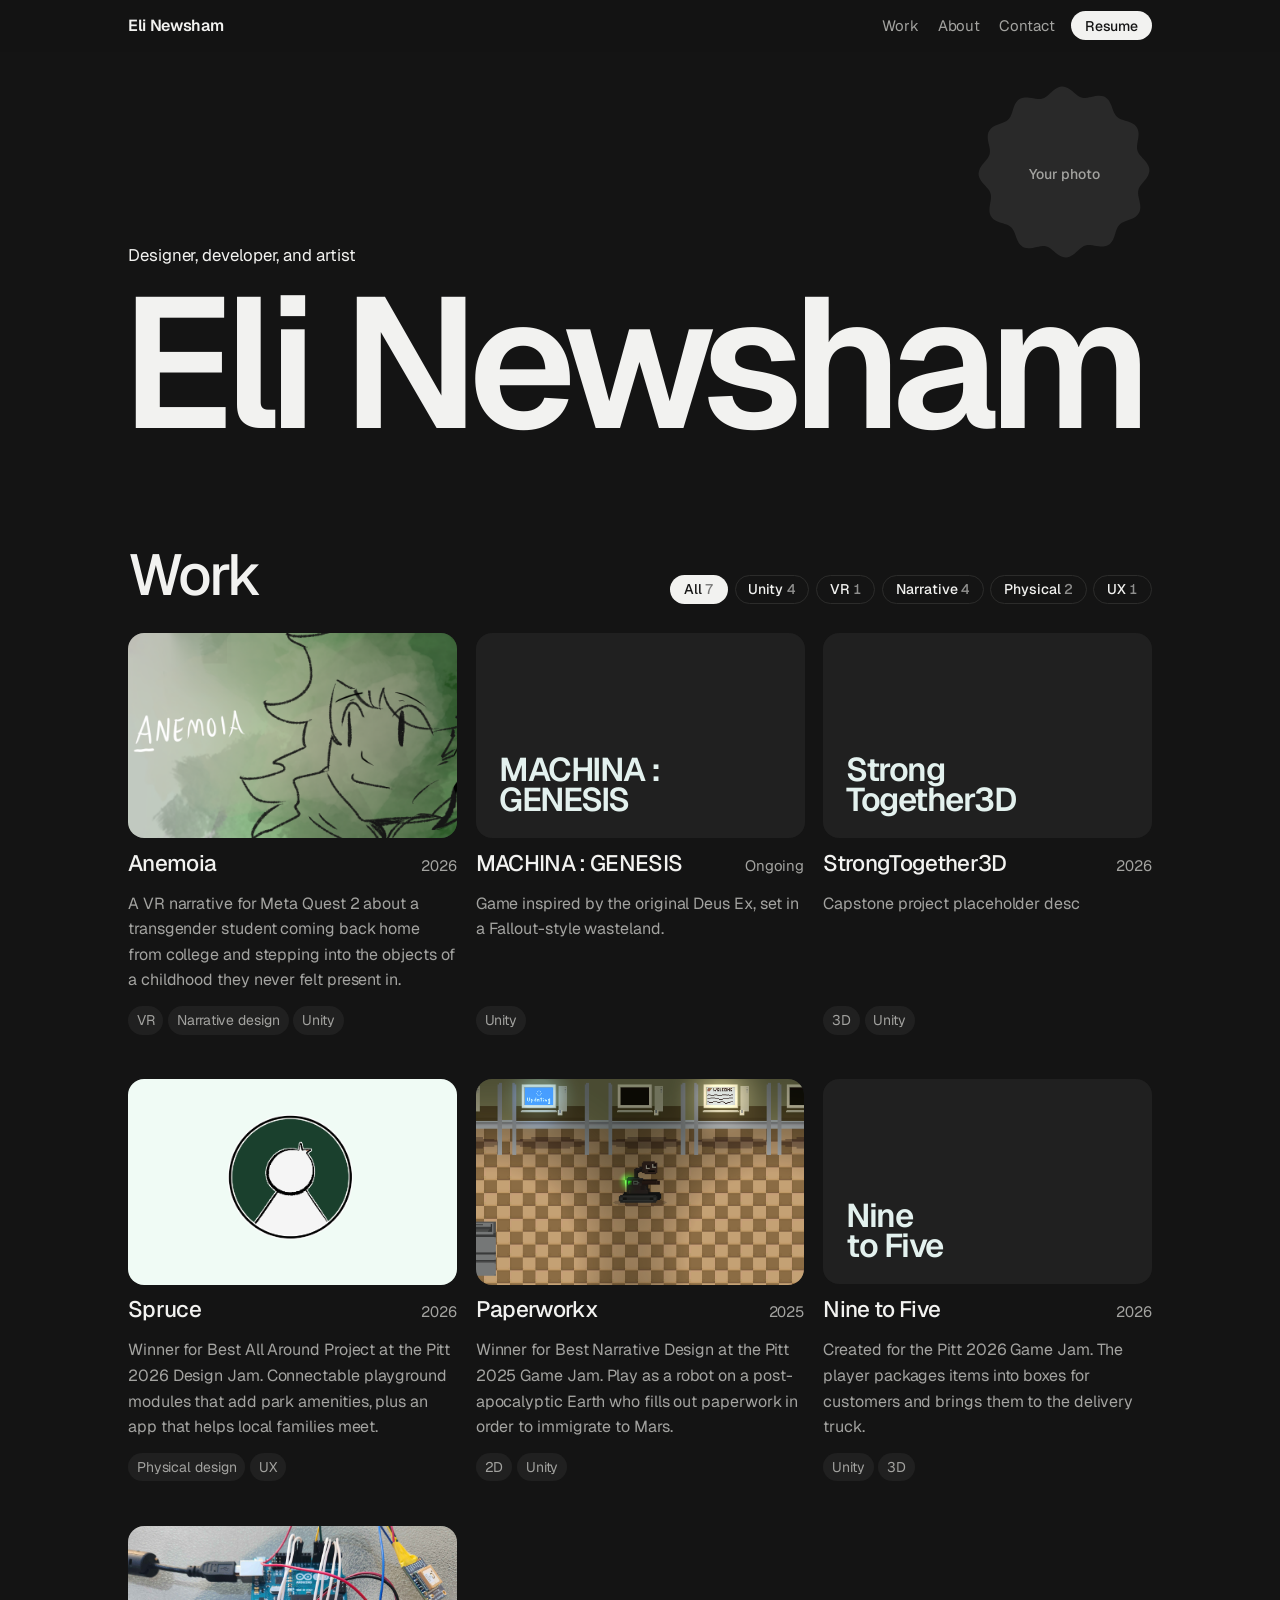
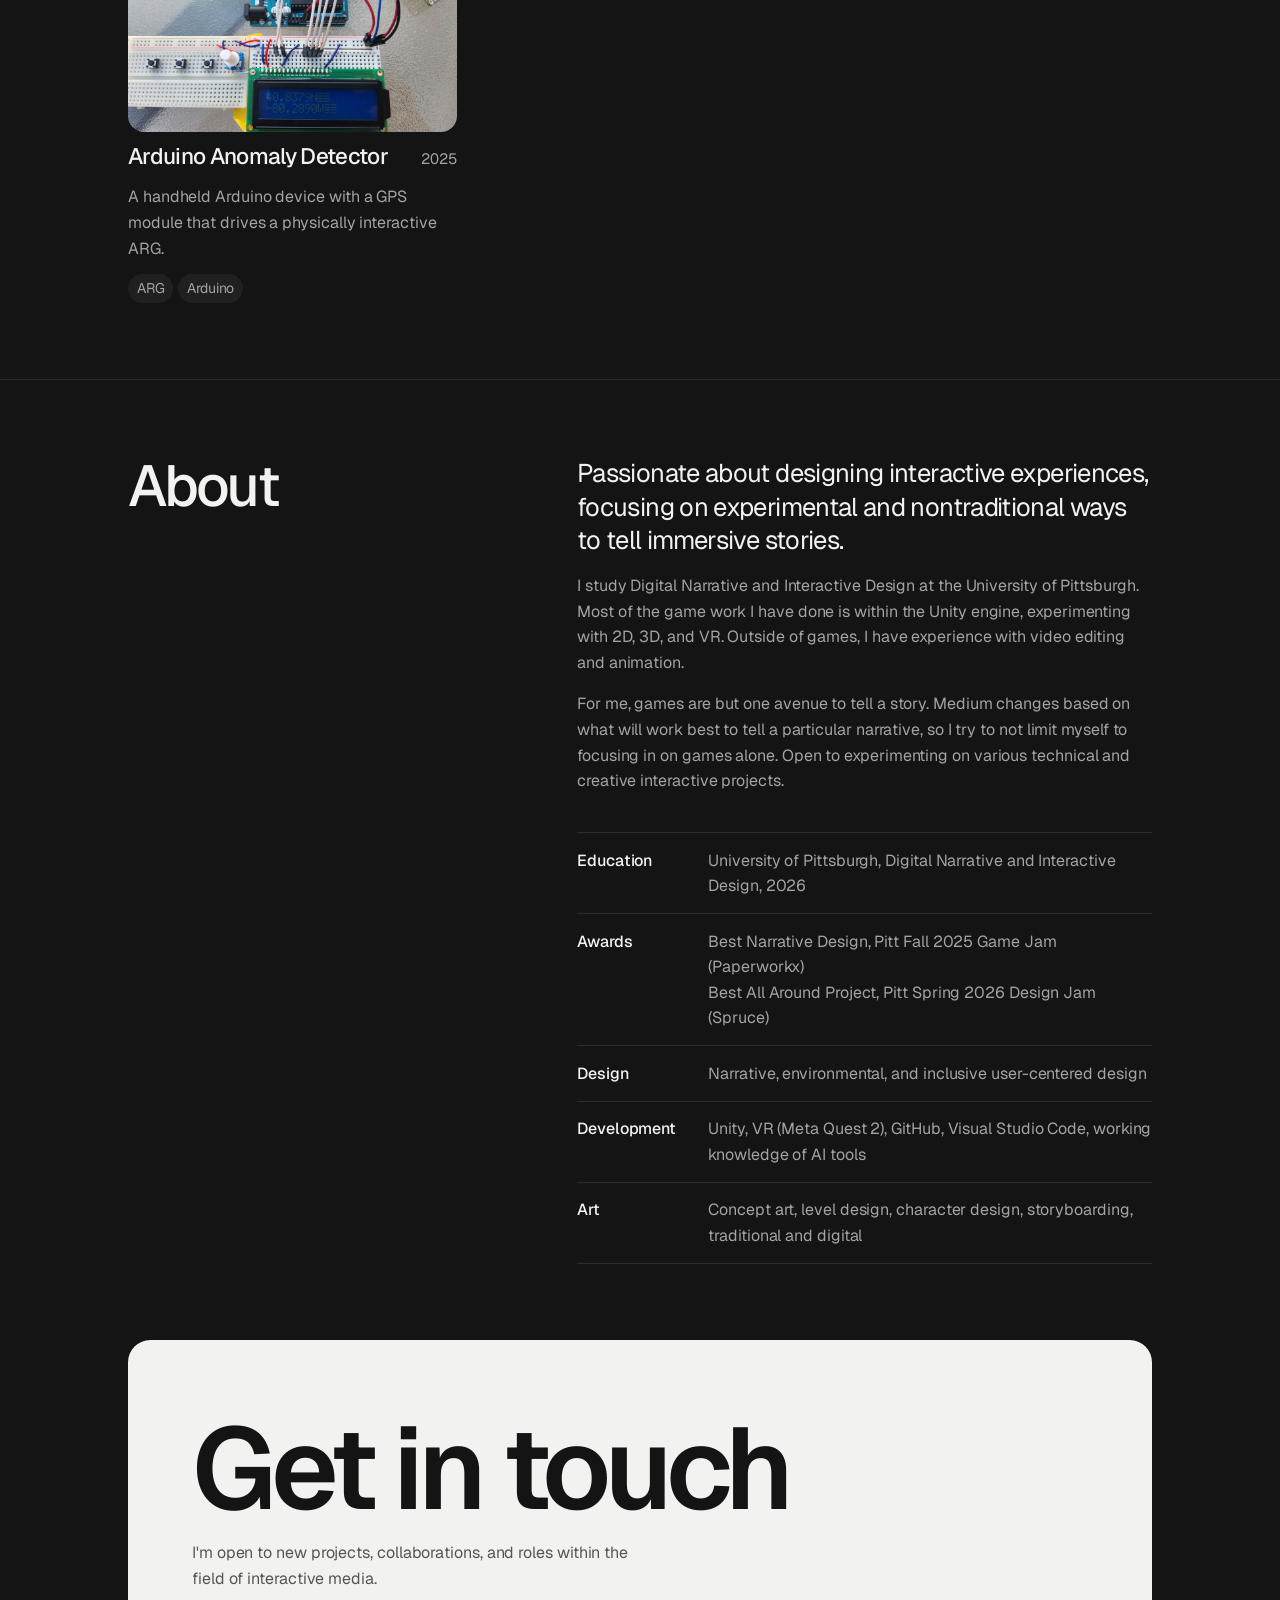
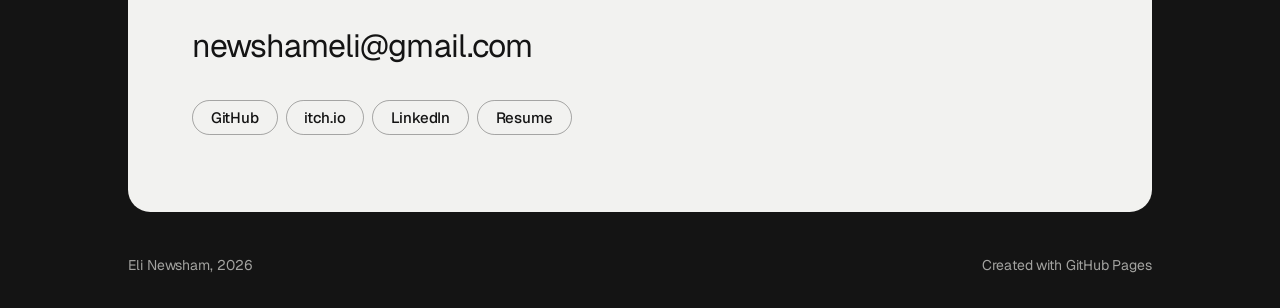
<file: index.html>
<!doctype html>
<html lang="en">
<head>
<meta charset="utf-8">
<meta name="viewport" content="width=device-width, initial-scale=1">
<title>Eli Newsham | Portfolio</title>
<meta name="description" content="Eli Newsham: designer, developer, and artist working in games, VR, and interactive media.">
<link rel="preconnect" href="https://fonts.googleapis.com">
<link rel="preconnect" href="https://fonts.gstatic.com" crossorigin>
<link rel="stylesheet" href="https://fonts.googleapis.com/css2?family=Geist:wght@300..700&display=swap">
<link rel="stylesheet" href="https://fonts.googleapis.com/css2?family=Material+Symbols+Rounded:opsz,wght,FILL,GRAD@20..24,300,0,0&display=block">
<link rel="stylesheet" href="styles.css">
</head>
<body>
<header class="top">
  <div class="wrap">
    <a class="brand" href="#">Eli Newsham</a>
    <nav aria-label="Primary"><a href="#work">Work</a><a href="#about">About</a><a href="#contact">Contact</a></nav>
    <a class="btn solid small" href="resume.pdf" target="_blank" rel="noopener noreferrer">Resume</a>
  </div>
</header>

<main>
  <section class="hero">
    <div class="wrap">
      <div class="hero-top">
        <p class="hero-role">Designer, developer, and artist</p>
        <figure class="portrait">
          <svg viewBox="0 0 100 100" role="img" aria-label="Portrait of Eli Newsham">
            <defs><clipPath id="portrait-clip"><path id="portrait-shape"/></clipPath></defs>
            <g clip-path="url(#portrait-clip)">
              <rect class="face" x="0" y="0" width="100" height="100"/>
              <!-- Add your photo: <image href="img/me.jpg" x="0" y="0" width="100" height="100" preserveAspectRatio="xMidYMid slice"/> and delete the text below -->
              <text x="50" y="54" text-anchor="middle">Your photo</text>
            </g>
          </svg>
        </figure>
      </div>
      <h1 class="wordmark" aria-label="Eli Newsham"><span class="w" aria-hidden="true"><span>Eli</span></span> <span class="w" aria-hidden="true"><span>Newsham</span></span></h1>
    </div>
  </section>

  <section id="work">
    <div class="wrap">
      <div class="work-head">
        <h2>Work</h2>
        <div class="chips" role="group" aria-label="Filter projects"></div>
      </div>
      <div class="grid"></div>
      <div class="empty" hidden><p>No projects in this category yet.</p><button class="btn line" type="button" data-clear>Show all work</button></div>
    </div>
  </section>

  <section id="about" class="about">
    <div class="wrap">
      <h2>About</h2>
      <div class="body">
        <p class="lede">Passionate about designing interactive experiences, focusing on experimental and nontraditional ways to tell immersive stories.</p>
        <p>I study Digital Narrative and Interactive Design at the University of Pittsburgh. Most of the game work I have done is within the Unity engine, experimenting with 2D, 3D, and VR. Outside of games, I have experience with video editing and animation.</p>
        <p>For me, games are but one avenue to tell a story. Medium changes based on what will work best to tell a particular narrative, so I try to not limit myself to focusing in on games alone. Open to experimenting on various technical and creative interactive projects. </p>
        <dl>
          <div><dt>Education</dt><dd>University of Pittsburgh, Digital Narrative and Interactive Design, 2026</dd></div>
          <div><dt>Awards</dt><dd>Best Narrative Design, Pitt Fall 2025 Game Jam (Paperworkx)<br>Best All Around Project, Pitt Spring 2026 Design Jam (Spruce)</dd></div>
          <div><dt>Design</dt><dd>Narrative, environmental, and inclusive user-centered design</dd></div>
          <div><dt>Development</dt><dd>Unity, VR (Meta Quest 2), GitHub, Visual Studio Code, working knowledge of AI tools</dd></div>
          <div><dt>Art</dt><dd>Concept art, level design, character design, storyboarding, traditional and digital</dd></div>
        </dl>
      </div>
    </div>
  </section>
  <section id="contact" class="contact">
    <div class="wrap">
      <div class="contact-band">
        <h2>Get in touch</h2>
        <p>I'm open to new projects, collaborations, and roles within the field of interactive media.</p>
        <a class="mail link" href="mailto:newshameli@gmail.com">newshameli@gmail.com</a>
        <div class="actions">
          <a class="btn line" href="https://github.com/enewsham" target="_blank" rel="noopener noreferrer">GitHub</a>
          <a class="btn line" href="https://sonicdrives.itch.io/" target="_blank" rel="noopener noreferrer">itch.io</a><!-- add your itch.io profile link -->
          <a class="btn line" href="https://www.linkedin.com/in/newshameli/" target="_blank" rel="noopener noreferrer">LinkedIn</a><!-- add your LinkedIn link -->
          <a class="btn line" href="resume.pdf" target="_blank" rel="noopener noreferrer">Resume</a>
        </div>
      </div>
    </div>
  </section>
</main>
<footer><div class="wrap"><span>Eli Newsham, 2026</span><span>Created with GitHub Pages</span></div></footer>

<script src="projects.js"></script>
<script src="site.js"></script>
<script>
/* ===== Wordmark: scale the name to fill the page width ===== */
const wordmark = document.querySelector(".wordmark");
function fitWordmark() {
  const box = wordmark.parentElement, pad = parseFloat(getComputedStyle(box).paddingLeft) * 2;
  wordmark.style.fontSize = "100px";
  wordmark.style.fontSize = Math.min(300, 100 * (box.clientWidth - pad) / wordmark.scrollWidth) + "px";
}
fitWordmark();
document.fonts && document.fonts.ready.then(fitWordmark);
addEventListener("resize", fitWordmark);

/* ===== Portrait: one morph on load ===== */
(function () {
  const el = document.getElementById("portrait-shape");
  const draw = k => el.setAttribute("d", shapePath(12, .055 * k, 46, k * .5));
  if (reduced) return draw(1);
  const s = performance.now(), ease = t => 1 - Math.pow(1 - t, 4);
  (function f(now) { const t = Math.min(1, (now - s) / 1400); draw(ease(t)); if (t < 1) requestAnimationFrame(f); })(s);
})();

/* ===== Project grid: each tile links to project.html?id=... ===== */
const grid = document.querySelector(".grid");
grid.innerHTML = PROJECTS.map(p => `
  <a class="proj tile" href="${projectUrl(p)}" data-id="${p.id}" style="view-transition-name: tile-${p.id}">
    <div class="tile-media">${cover(p)}<span class="open" aria-hidden="true"><span class="msr">arrow_outward</span></span></div>
    <div class="tile-row"><h3>${p.title}</h3><span class="year">${p.year}</span></div>
    <p>${p.summary}</p>
    <ul class="tags">${li(p.tags)}</ul>
  </a>`).join("");
document.querySelector(".total")?.replaceChildren(PROJECTS.length);   // optional project count next to the heading

/* ===== Tag filter ===== */
let active = "All";
const chips = document.querySelector(".chips");
chips.innerHTML = FILTERS.map(f => {
  const n = f === "All" ? PROJECTS.length : PROJECTS.filter(p => p.cats.includes(f)).length;
  return `<button class="chip" type="button" data-f="${f}" aria-pressed="${f === "All"}">${f}<span class="n">${n}</span></button>`;
}).join("");
function applyFilter() {
  vt(() => {
    chips.querySelectorAll(".chip").forEach(c => c.setAttribute("aria-pressed", String(c.dataset.f === active)));
    let shown = 0;
    grid.querySelectorAll(".proj").forEach(el => {
      const on = active === "All" || byId(el.dataset.id).cats.includes(active);
      el.hidden = !on; shown += on;
    });
    document.querySelector(".empty").hidden = shown > 0;
  });
}
chips.addEventListener("click", e => { const b = e.target.closest(".chip"); if (b) { active = b.dataset.f; applyFilter(); } });
document.querySelector("[data-clear]").addEventListener("click", () => { active = "All"; applyFilter(); });

initChrome();
</script>
</body>
</html>
</file>
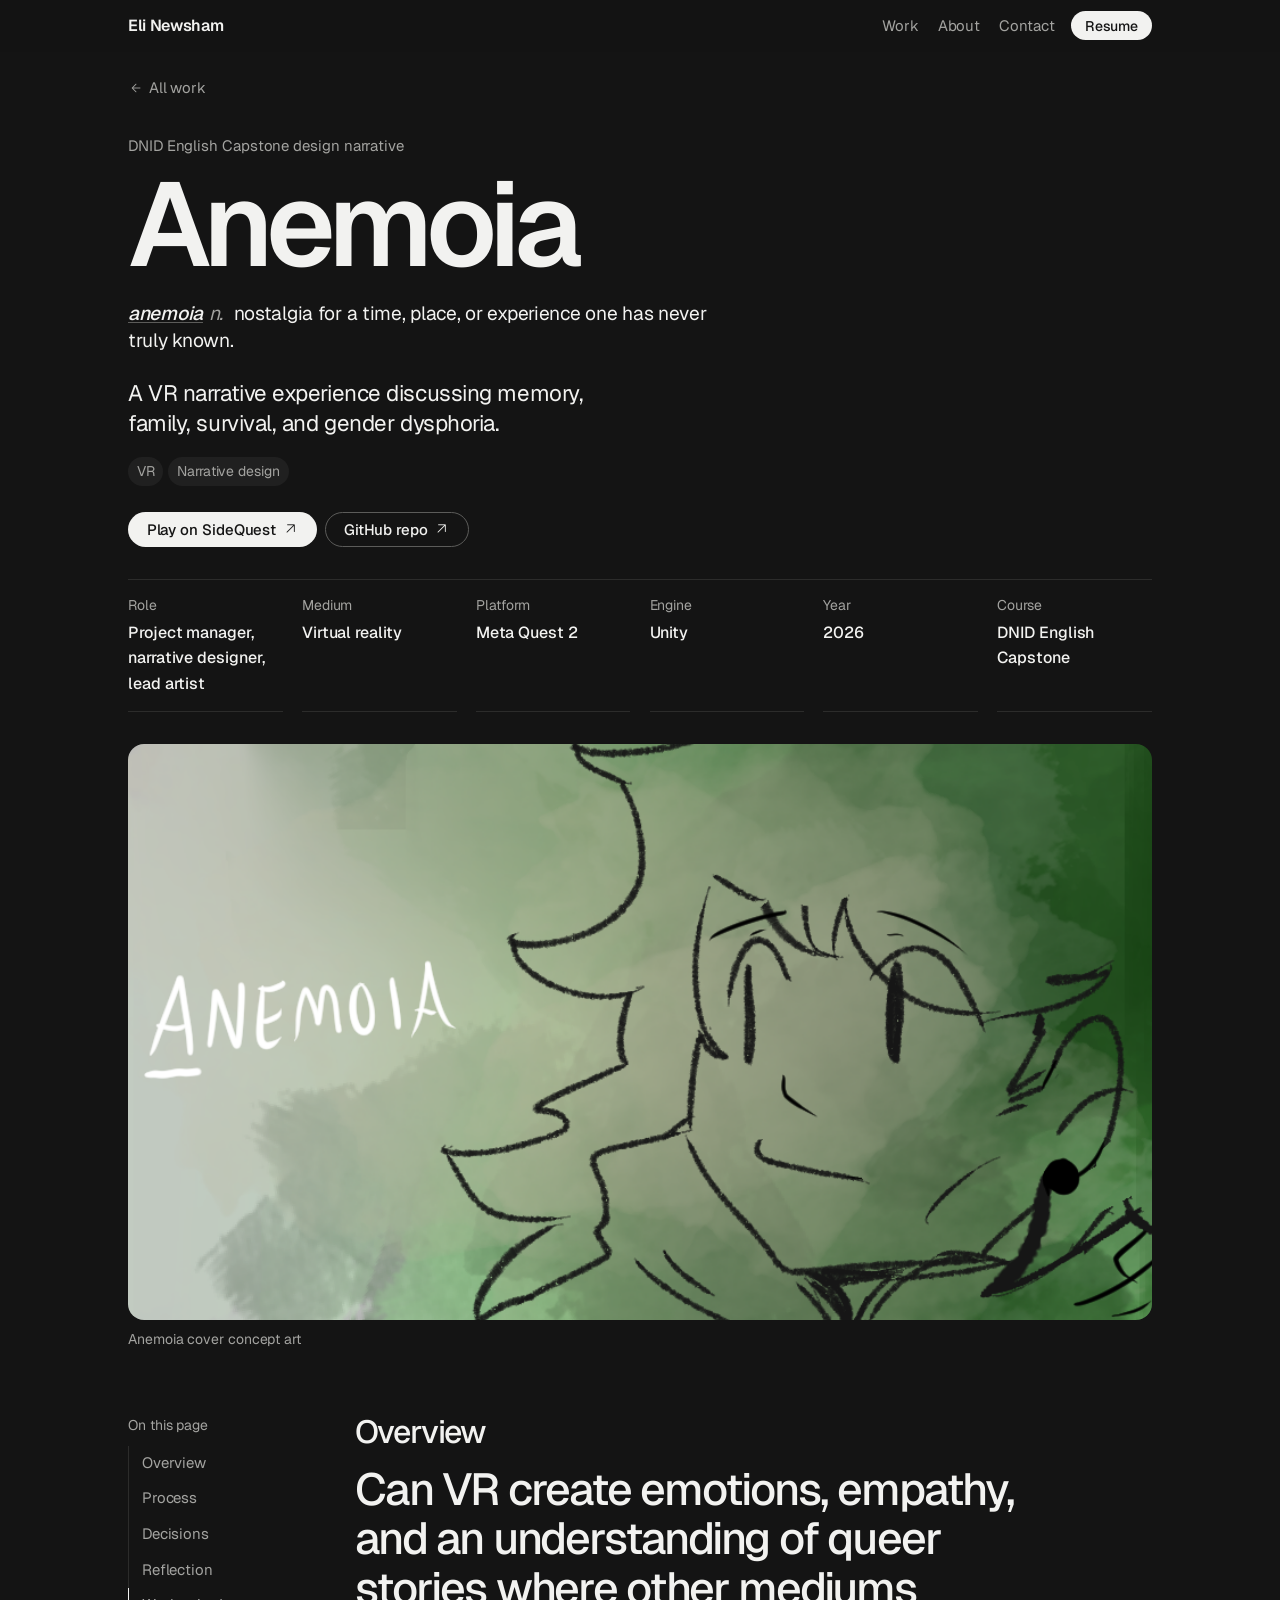
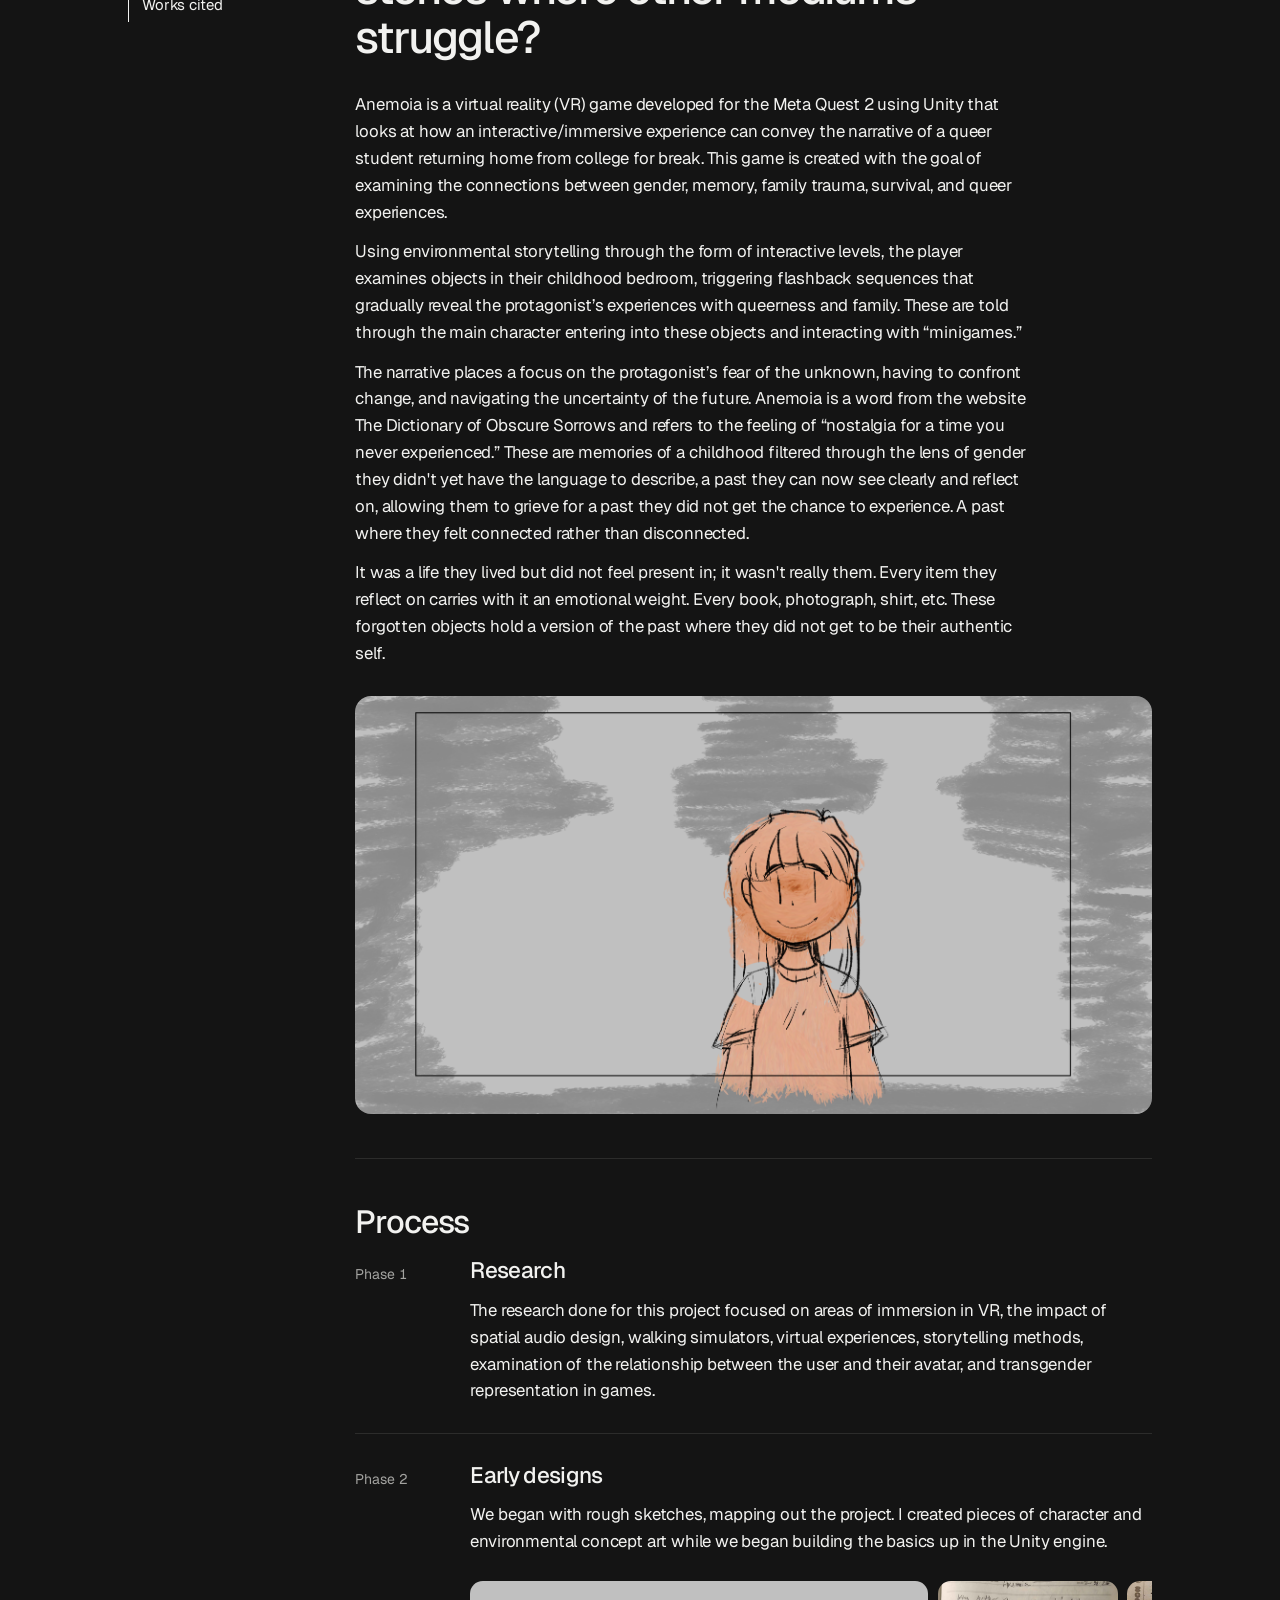
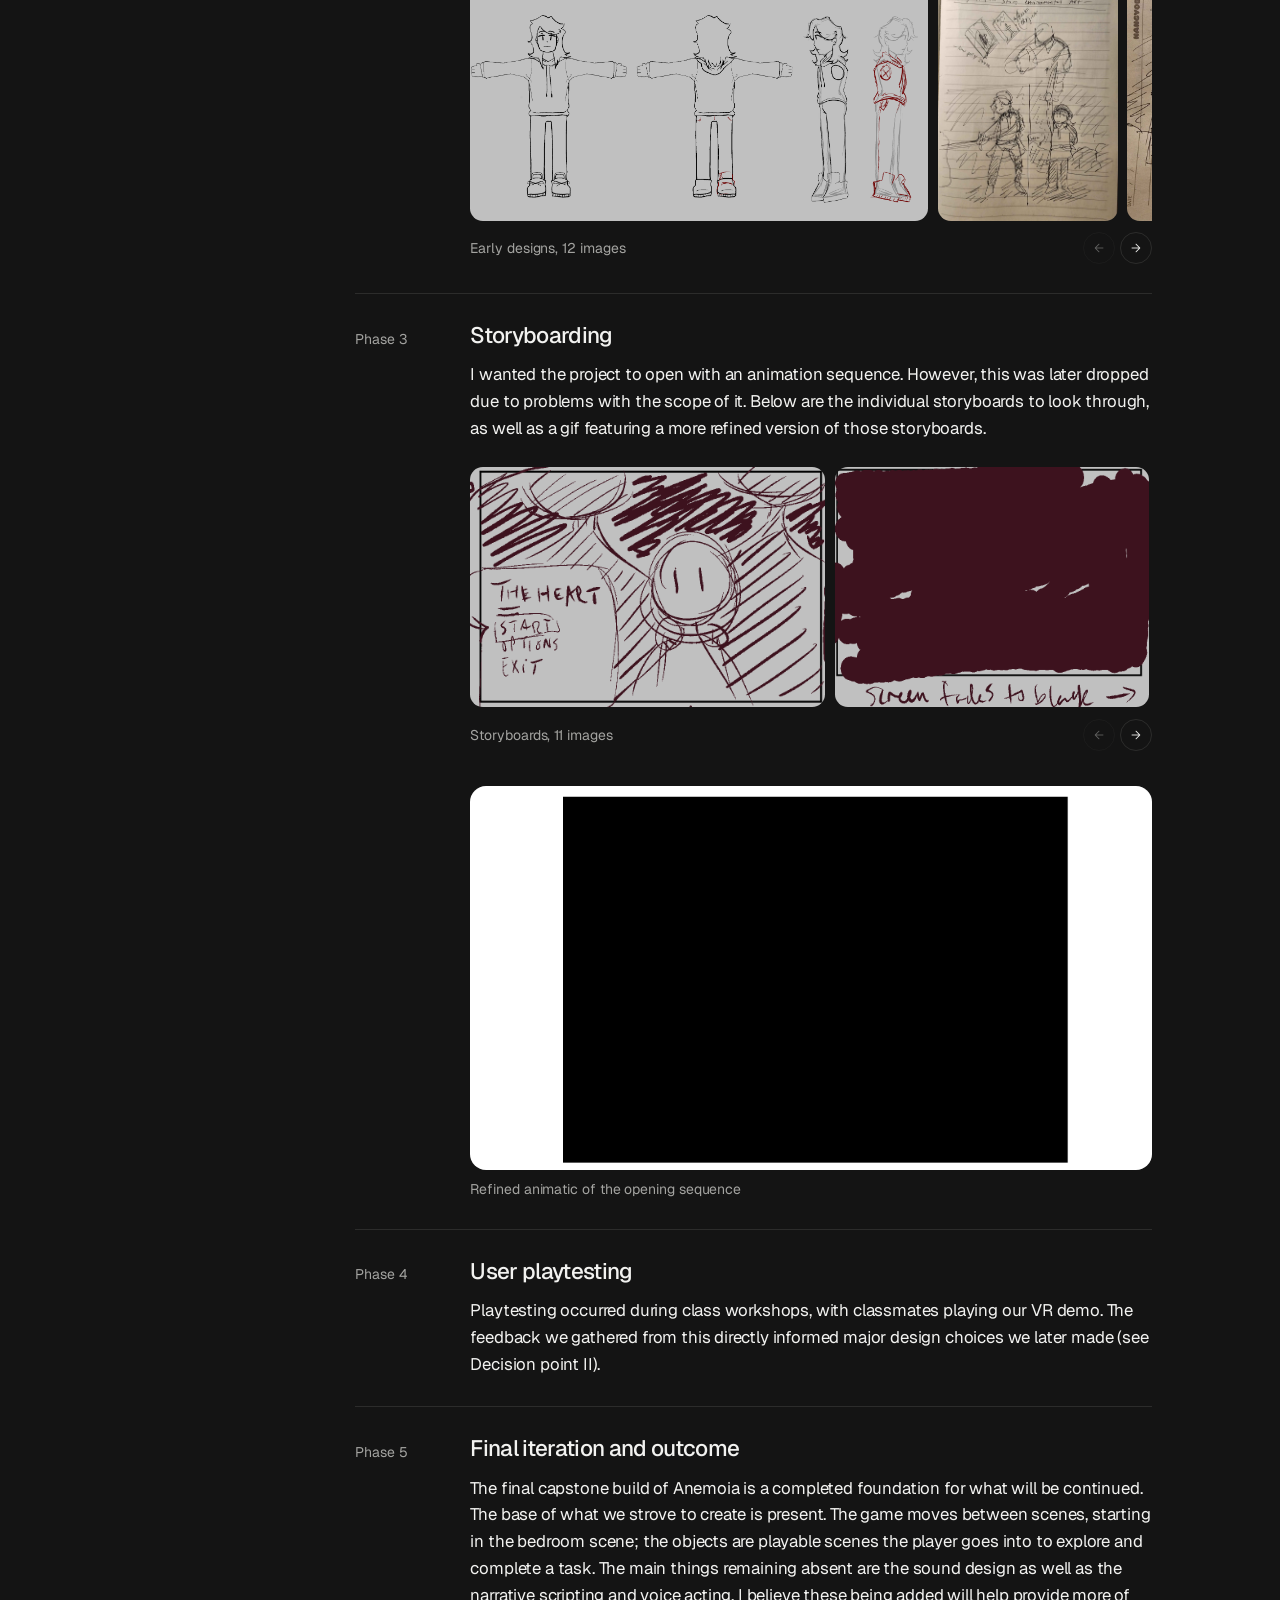
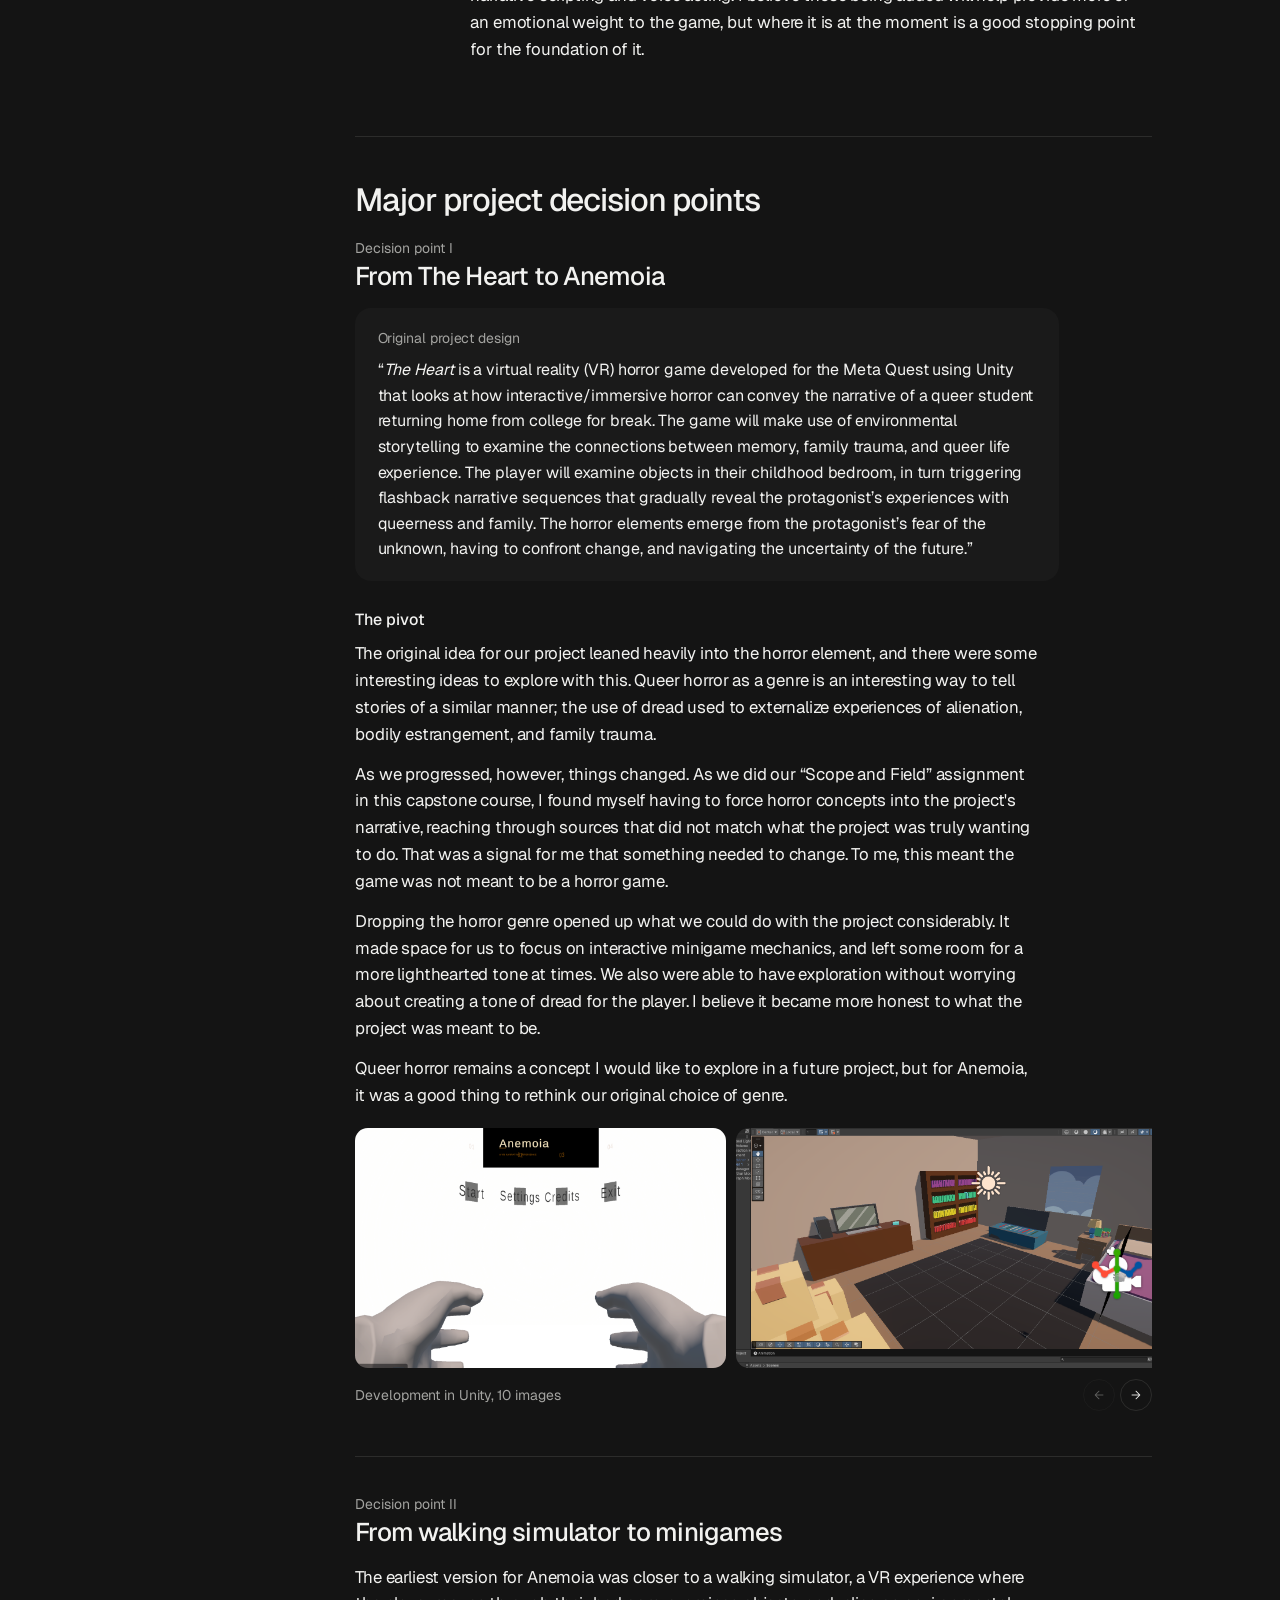
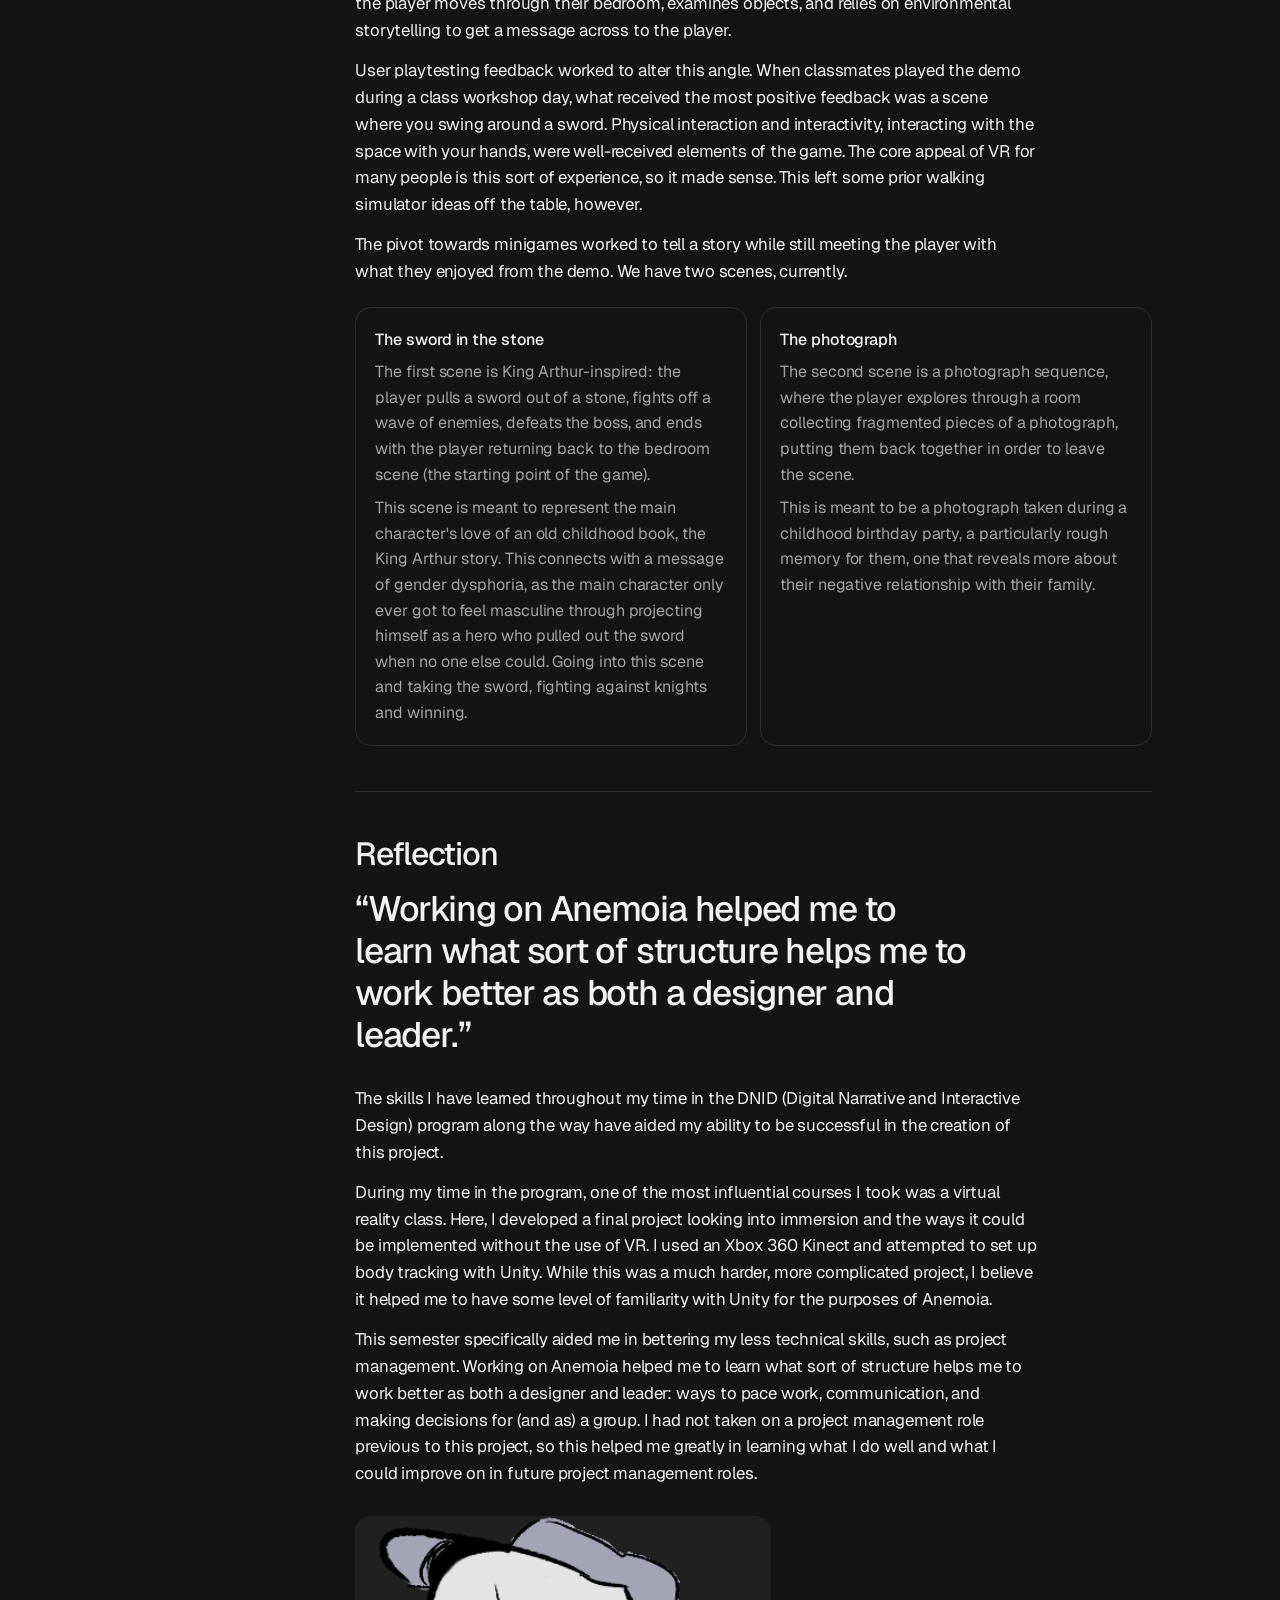
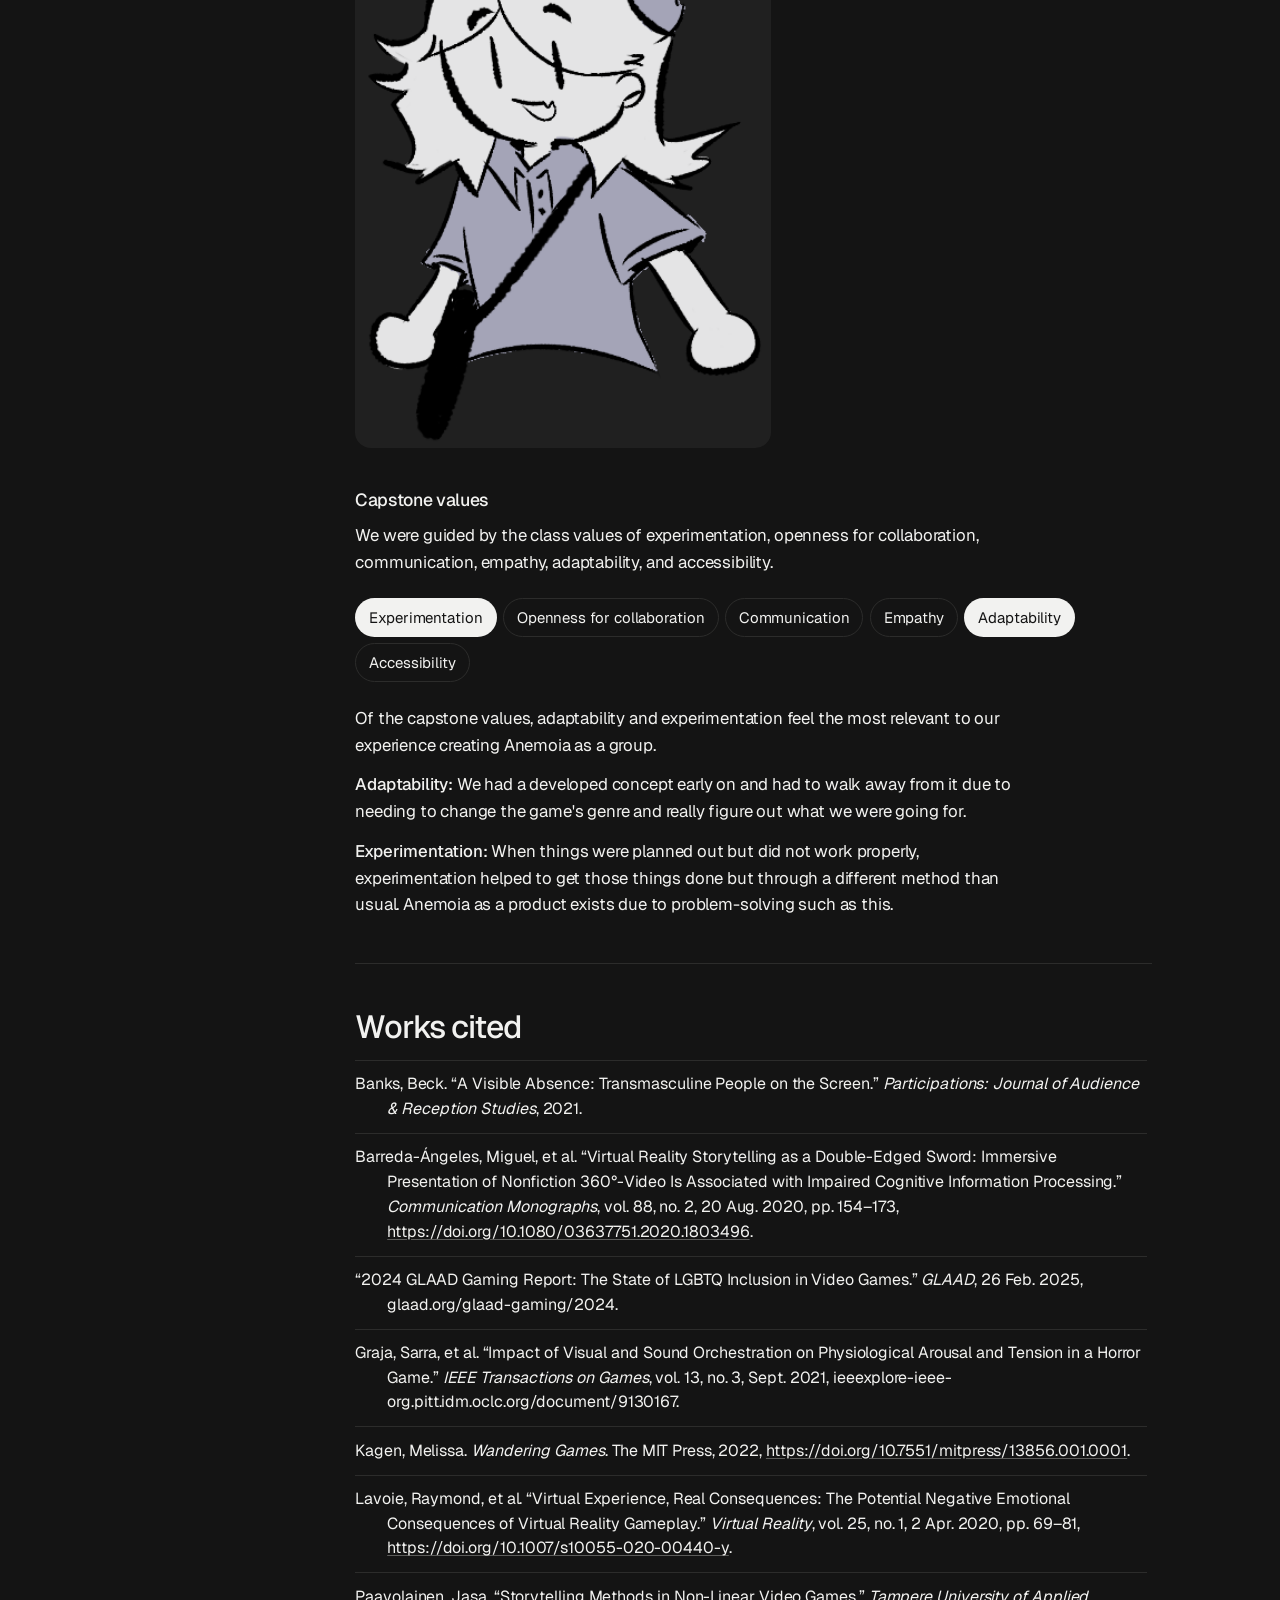
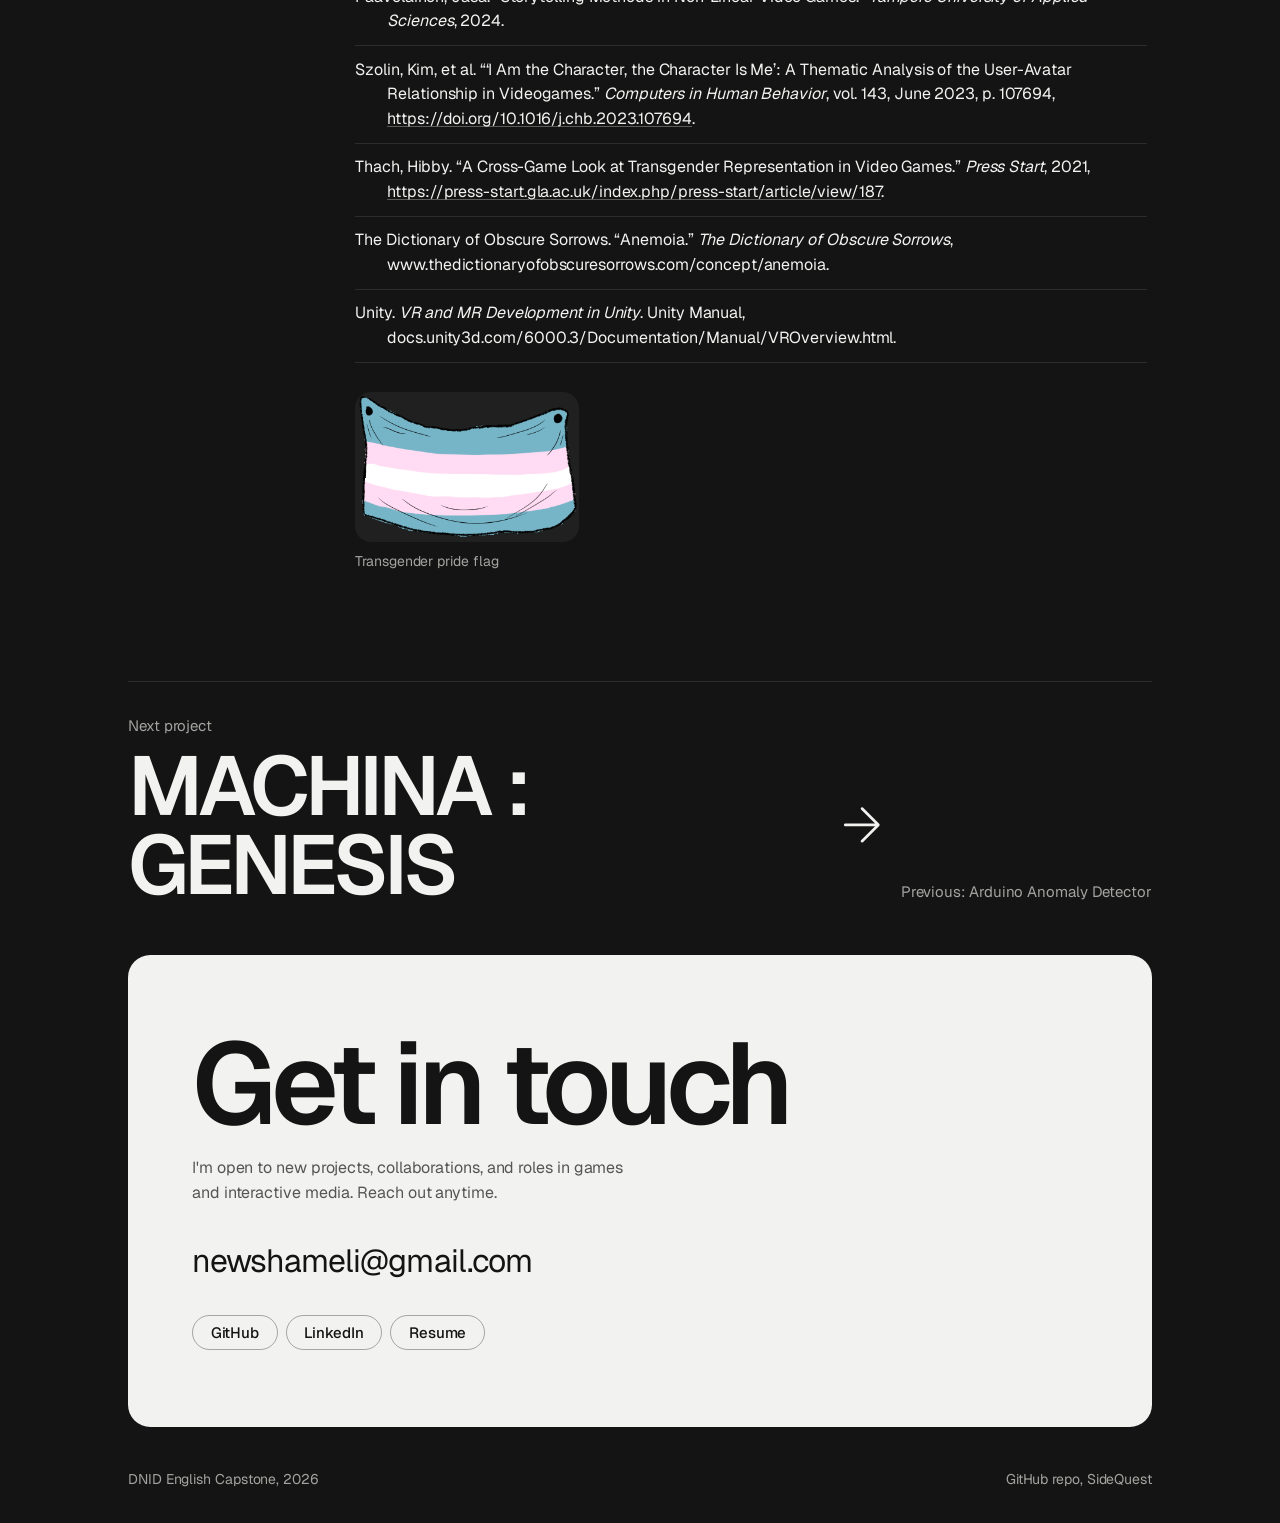
<file: anemoia-design/index.html>
<!doctype html>
<html lang="en">
<head>
<meta charset="utf-8">
<meta name="viewport" content="width=device-width, initial-scale=1">
<title>Anemoia: Design Narrative | Eli Newsham</title>
<meta name="description" content="Anemoia is a VR narrative for Meta Quest 2 about memory, family, survival, and gender dysphoria. Design narrative by Eli Newsham.">
<meta property="og:title" content="Anemoia: Design Narrative">
<meta property="og:image" content="images/anemoia-cover.png">
<link rel="preconnect" href="https://fonts.googleapis.com">
<link rel="preconnect" href="https://fonts.gstatic.com" crossorigin>
<link rel="stylesheet" href="https://fonts.googleapis.com/css2?family=Geist:ital,wght@0,300..700;1,300..700&display=swap">
<link rel="stylesheet" href="https://fonts.googleapis.com/css2?family=Material+Symbols+Rounded:opsz,wght,FILL,GRAD@20..24,300,0,0&display=block">
<link rel="stylesheet" href="../styles.css">
</head>
<body>
<header class="top">
  <div class="wrap">
    <a class="brand" href="../index.html">Eli Newsham</a>
    <nav aria-label="Primary"><a href="../index.html#work">Work</a><a href="../index.html#about">About</a><a href="#contact">Contact</a></nav>
    <a class="btn solid small" href="../resume.pdf" target="_blank" rel="noopener noreferrer">Resume</a>
  </div>
</header>

<main class="wrap pj">
  <a class="back" href="../index.html#work"><span class="msr" aria-hidden="true">arrow_back</span>All work</a>

  <header class="pj-head">
    <p class="kicker">DNID English Capstone design narrative</p>
    <h1 style="margin-top:1rem">Anemoia</h1>
    <p class="definition">
      <a class="word" href="https://www.thedictionaryofobscuresorrows.com/concept/anemoia" target="_blank" rel="noopener noreferrer">anemoia</a><span class="pos">n.</span>
      nostalgia for a time, place, or experience one has never truly known.
    </p>
    <p class="summary">A VR narrative experience discussing memory, family, survival, and gender dysphoria.</p>
    <ul class="tags"><li>VR</li><li>Narrative design</li></ul>
    <div class="pj-links" style="margin-top:2rem">
      <a class="btn solid" href="https://sidequestvr.com/app/55470" target="_blank" rel="noopener noreferrer">Play on SideQuest<span class="msr" aria-hidden="true">arrow_outward</span></a>
      <a class="btn line" href="https://github.com/CaleMoore28/TheHeart" target="_blank" rel="noopener noreferrer">GitHub repo<span class="msr" aria-hidden="true">arrow_outward</span></a>
      <!-- <a class="btn line" href="YOUR_ITCH_LINK" target="_blank" rel="noopener noreferrer">itch.io<span class="msr" aria-hidden="true">arrow_outward</span></a> -->
    </div>
  </header>

  <dl class="pj-meta">
    <div><dt>Role</dt><dd>Project manager, narrative designer, lead artist</dd></div>
    <div><dt>Medium</dt><dd>Virtual reality</dd></div>
    <div><dt>Platform</dt><dd>Meta Quest 2</dd></div>
    <div><dt>Engine</dt><dd>Unity</dd></div>
    <div><dt>Year</dt><dd>2026</dd></div>
    <div><dt>Course</dt><dd>DNID English Capstone</dd></div>
  </dl>

  <figure class="figure" style="margin-top:2.5rem">
    <img src="images/anemoia-cover.png" alt="A person looking to their side with their hand on their cheek, puffing it out, staring into space. The title Anemoia sits to their left over a green-to-white gradient.">
    <figcaption>Anemoia cover concept art</figcaption>
  </figure>

  <div class="pj-layout">
    <nav class="toc" aria-label="On this page">
      <p>On this page</p>
      <ol>
        <li><a href="#overview">Overview</a></li>
        <li><a href="#process">Process</a></li>
        <li><a href="#decisions">Decisions</a></li>
        <li><a href="#reflection">Reflection</a></li>
        <li><a href="#works-cited">Works cited</a></li>
      </ol>
    </nav>

    <article>
      <!-- ===================== OVERVIEW ===================== -->
      <section class="pj-section" id="overview">
        <h2>Overview</h2>
        <p class="big-question">Can VR create emotions, empathy, and an understanding of queer stories where other mediums struggle?</p>
        <p class="text">Anemoia is a virtual reality (VR) game developed for the Meta Quest 2 using Unity that looks at how an interactive/immersive experience can convey the narrative of a queer student returning home from college for break. This game is created with the goal of examining the connections between gender, memory, family trauma, survival, and queer experiences.</p>
        <p class="text">Using environmental storytelling through the form of interactive levels, the player examines objects in their childhood bedroom, triggering flashback sequences that gradually reveal the protagonist’s experiences with queerness and family. These are told through the main character entering into these objects and interacting with “minigames.”</p>
        <p class="text">The narrative places a focus on the protagonist’s fear of the unknown, having to confront change, and navigating the uncertainty of the future. Anemoia is a word from the website The Dictionary of Obscure Sorrows and refers to the feeling of “nostalgia for a time you never experienced.” These are memories of a childhood filtered through the lens of gender they didn't yet have the language to describe, a past they can now see clearly and reflect on, allowing them to grieve for a past they did not get the chance to experience. A past where they felt connected rather than disconnected.</p>
        <p class="text">It was a life they lived but did not feel present in; it wasn't really them. Every item they reflect on carries with it an emotional weight. Every book, photograph, shirt, etc. These forgotten objects hold a version of the past where they did not get to be their authentic self.</p>
        <figure class="figure">
          <img src="images/mm.png" alt="Finished concept art for Anemoia" loading="lazy">
        </figure>
      </section>

      <!-- ===================== PROCESS ===================== -->
      <section class="pj-section" id="process">
        <h2>Process</h2>
        <ol class="phases">
          <li class="phase">
            <span class="step">Phase 1</span>
            <h3>Research</h3>
            <p class="text">The research done for this project focused on areas of immersion in VR, the impact of spatial audio design, walking simulators, virtual experiences, storytelling methods, examination of the relationship between the user and their avatar, and transgender representation in games.</p>
          </li>
          <li class="phase">
            <span class="step">Phase 2</span>
            <h3>Early designs</h3>
            <p class="text">We began with rough sketches, mapping out the project. I created pieces of character and environmental concept art while we began building the basics up in the Unity engine.</p>
            <div class="strip-wrap" data-gallery="Early designs">
              <div class="strip">
                <button type="button"><img loading="lazy" src="images/refMC-outfit1.png" alt="Main character outfit reference drawing"></button>
                <button type="button"><img loading="lazy" src="images/20260228_191122.jpg" alt="Character sketches drawn in pencil on notebook paper"></button>
                <button type="button"><img loading="lazy" src="images/20260228_191114.jpg" alt="Early concept art of a medieval town"></button>
                <button type="button"><img loading="lazy" src="images/BookObjectPng.png" alt="Concept art of the medieval town where the game's King Arthur story takes place"></button>
                <button type="button"><img loading="lazy" src="images/conceptArtKA.png" alt="Concept art for the King Arthur scene"></button>
                <button type="button"><img loading="lazy" src="images/3.jpg" alt="Early concept art for the main character's bedroom"></button>
                <button type="button"><img loading="lazy" src="images/1.jpg" alt="Bedroom concept art shown in several color palettes"></button>
                <button type="button"><img loading="lazy" src="images/20260228_191913.jpg" alt="Bedroom sketches drawn in pencil on notebook paper"></button>
                <button type="button"><img loading="lazy" src="images/START.jpg" alt="Early main menu design: a green-haired character in a bus window seat, beside a menu reading Start, Options, Exit"></button>
                <button type="button"><img loading="lazy" src="images/objectsSketches-book.png" alt="Concept art for the book object"></button>
                <button type="button"><img loading="lazy" src="images/objectsSketches-photograph.png" alt="Concept art for the photograph object"></button>
                <button type="button"><img loading="lazy" src="images/Screenshot%202026-02-24%20220332.png" alt="Sketch of the bus main menu"></button>
              </div>
            </div>
          </li>
          <li class="phase">
            <span class="step">Phase 3</span>
            <h3>Storyboarding</h3>
            <p class="text">I wanted the project to open with an animation sequence. However, this was later dropped due to problems with the scope of it. Below are the individual storyboards to look through, as well as a gif featuring a more refined version of those storyboards.</p>
            <div class="strip-wrap" data-gallery="Storyboards">
              <div class="strip">
                <button type="button"><img loading="lazy" src="images/1.png" alt="Opening sequence storyboard, panel 1 of 11"></button>
                <button type="button"><img loading="lazy" src="images/2.png" alt="Opening sequence storyboard, panel 2 of 11"></button>
                <button type="button"><img loading="lazy" src="images/3.png" alt="Opening sequence storyboard, panel 3 of 11"></button>
                <button type="button"><img loading="lazy" src="images/4.png" alt="Opening sequence storyboard, panel 4 of 11"></button>
                <button type="button"><img loading="lazy" src="images/5.png" alt="Opening sequence storyboard, panel 5 of 11"></button>
                <button type="button"><img loading="lazy" src="images/6.png" alt="Opening sequence storyboard, panel 6 of 11"></button>
                <button type="button"><img loading="lazy" src="images/7.png" alt="Opening sequence storyboard, panel 7 of 11"></button>
                <button type="button"><img loading="lazy" src="images/8.png" alt="Opening sequence storyboard, panel 8 of 11"></button>
                <button type="button"><img loading="lazy" src="images/9.png" alt="Opening sequence storyboard, panel 9 of 11"></button>
                <button type="button"><img loading="lazy" src="images/10.png" alt="Opening sequence storyboard, panel 10 of 11"></button>
                <button type="button"><img loading="lazy" src="images/11.png" alt="Opening sequence storyboard, panel 11 of 11"></button>
              </div>
            </div>
            <figure class="figure">
              <img src="images/storyboard1.gif" alt="Animated, more refined version of the opening sequence storyboards" loading="lazy">
              <figcaption>Refined animatic of the opening sequence</figcaption>
            </figure>
          </li>
          <li class="phase">
            <span class="step">Phase 4</span>
            <h3>User playtesting</h3>
            <p class="text">Playtesting occurred during class workshops, with classmates playing our VR demo. The feedback we gathered from this directly informed major design choices we later made (see <a class="link" href="#decision-2">Decision point II</a>).</p>
          </li>
          <li class="phase">
            <span class="step">Phase 5</span>
            <h3>Final iteration and outcome</h3>
            <p class="text">The final capstone build of Anemoia is a completed foundation for what will be continued. The base of what we strove to create is present. The game moves between scenes, starting in the bedroom scene; the objects are playable scenes the player goes into to explore and complete a task. The main things remaining absent are the sound design as well as the narrative scripting and voice acting. I believe these being added will help provide more of an emotional weight to the game, but where it is at the moment is a good stopping point for the foundation of it.</p>
          </li>
        </ol>
      </section>

      <!-- ===================== DECISIONS ===================== -->
      <section class="pj-section" id="decisions">
        <h2>Major project decision points</h2>

        <div class="decision" id="decision-1">
          <h3><small>Decision point I</small>From The Heart to Anemoia</h3>
          <blockquote class="pitch">
            <cite>Original project design</cite>
            <p>“<em>The Heart</em> is a virtual reality (VR) horror game developed for the Meta Quest using Unity that looks at how interactive/immersive horror can convey the narrative of a queer student returning home from college for break. The game will make use of environmental storytelling to examine the connections between memory, family trauma, and queer life experience. The player will examine objects in their childhood bedroom, in turn triggering flashback narrative sequences that gradually reveal the protagonist’s experiences with queerness and family. The horror elements emerge from the protagonist’s fear of the unknown, having to confront change, and navigating the uncertainty of the future.”</p>
          </blockquote>
          <h4>The pivot</h4>
          <p class="text">The original idea for our project leaned heavily into the horror element, and there were some interesting ideas to explore with this. Queer horror as a genre is an interesting way to tell stories of a similar manner; the use of dread used to externalize experiences of alienation, bodily estrangement, and family trauma.</p>
          <p class="text">As we progressed, however, things changed. As we did our “Scope and Field” assignment in this capstone course, I found myself having to force horror concepts into the project's narrative, reaching through sources that did not match what the project was truly wanting to do. That was a signal for me that something needed to change. To me, this meant the game was not meant to be a horror game.</p>
          <p class="text">Dropping the horror genre opened up what we could do with the project considerably. It made space for us to focus on interactive minigame mechanics, and left some room for a more lighthearted tone at times. We also were able to have exploration without worrying about creating a tone of dread for the player. I believe it became more honest to what the project was meant to be.</p>
          <p class="text">Queer horror remains a concept I would like to explore in a future project, but for Anemoia, it was a good thing to rethink our original choice of genre.</p>
          <div class="strip-wrap" data-gallery="Development in Unity">
            <div class="strip">
              <button type="button"><img loading="lazy" src="images/1%20(1).png" alt="Unity development screenshot 1"></button>
              <button type="button"><img loading="lazy" src="images/bdsc.png" alt="Unity development screenshot 2"></button>
              <button type="button"><img loading="lazy" src="images/early1.png" alt="Early Unity build, screenshot 1"></button>
              <button type="button"><img loading="lazy" src="images/early2.png" alt="Early Unity build, screenshot 2"></button>
              <button type="button"><img loading="lazy" src="images/early3.png" alt="Early Unity build, screenshot 3"></button>
              <button type="button"><img loading="lazy" src="images/Screenshot%202026-04-26%20230519.png" alt="Unity development screenshot, April 26"></button>
              <button type="button"><img loading="lazy" src="images/Screenshot%202026-04-27%20173716.png" alt="Unity development screenshot, April 27"></button>
              <button type="button"><img loading="lazy" src="images/Screenshot%202026-04-27%20174957.png" alt="Unity development screenshot, April 27"></button>
              <button type="button"><img loading="lazy" src="images/Screenshot%202026-04-28%20003336.png" alt="Unity development screenshot, April 28"></button>
              <button type="button"><img loading="lazy" src="images/Screenshot%202026-04-28%20010049.png" alt="Unity development screenshot, April 28"></button>
            </div>
          </div>
        </div>

        <div class="decision" id="decision-2">
          <h3><small>Decision point II</small>From walking simulator to minigames</h3>
          <p class="text" style="margin-top:1.25rem">The earliest version for Anemoia was closer to a walking simulator, a VR experience where the player moves through their bedroom, examines objects, and relies on environmental storytelling to get a message across to the player.</p>
          <p class="text">User playtesting feedback worked to alter this angle. When classmates played the demo during a class workshop day, what received the most positive feedback was a scene where you swing around a sword. Physical interaction and interactivity, interacting with the space with your hands, were well-received elements of the game. The core appeal of VR for many people is this sort of experience, so it made sense. This left some prior walking simulator ideas off the table, however.</p>
          <p class="text">The pivot towards minigames worked to tell a story while still meeting the player with what they enjoyed from the demo. We have two scenes, currently.</p>
          <div class="scenes">
            <div class="scene">
              <h4>The sword in the stone</h4>
              <p>The first scene is King Arthur-inspired: the player pulls a sword out of a stone, fights off a wave of enemies, defeats the boss, and ends with the player returning back to the bedroom scene (the starting point of the game).</p>
              <p>This scene is meant to represent the main character's love of an old childhood book, the King Arthur story. This connects with a message of gender dysphoria, as the main character only ever got to feel masculine through projecting himself as a hero who pulled out the sword when no one else could. Going into this scene and taking the sword, fighting against knights and winning.</p>
            </div>
            <div class="scene">
              <h4>The photograph</h4>
              <p>The second scene is a photograph sequence, where the player explores through a room collecting fragmented pieces of a photograph, putting them back together in order to leave the scene.</p>
              <p>This is meant to be a photograph taken during a childhood birthday party, a particularly rough memory for them, one that reveals more about their negative relationship with their family.</p>
            </div>
          </div>
        </div>
      </section>

      <!-- ===================== REFLECTION ===================== -->
      <section class="pj-section" id="reflection">
        <h2>Reflection</h2>
        <p class="pj-quote">“Working on Anemoia helped me to learn what sort of structure helps me to work better as both a designer and leader.”</p>
        <p class="text" style="margin-top:2.25rem">The skills I have learned throughout my time in the DNID (Digital Narrative and Interactive Design) program along the way have aided my ability to be successful in the creation of this project.</p>
        <p class="text">During my time in the program, one of the most influential courses I took was a virtual reality class. Here, I developed a final project looking into immersion and the ways it could be implemented without the use of VR. I used an Xbox 360 Kinect and attempted to set up body tracking with Unity. While this was a much harder, more complicated project, I believe it helped me to have some level of familiarity with Unity for the purposes of Anemoia.</p>
        <p class="text">This semester specifically aided me in bettering my less technical skills, such as project management. Working on Anemoia helped me to learn what sort of structure helps me to work better as both a designer and leader: ways to pace work, communication, and making decisions for (and as) a group. I had not taken on a project management role previous to this project, so this helped me greatly in learning what I do well and what I could improve on in future project management roles.</p>
        <figure class="figure narrow">
          <img src="images/deliverables.png" alt="A character dressed as a mail carrier in a short-sleeved button-up shirt and cap, with a cross-body bag full of mail" loading="lazy">
        </figure>
        <h3 style="margin-top:3rem;font-size:1.375rem;font-weight:500;letter-spacing:-.02em">Capstone values</h3>
        <p class="text" style="margin-top:0.625rem">We were guided by the class values of experimentation, openness for collaboration, communication, empathy, adaptability, and accessibility.</p>
        <ul class="values" aria-label="Capstone values; the two most relevant to Anemoia are highlighted">
          <li class="on">Experimentation</li><li>Openness for collaboration</li><li>Communication</li>
          <li>Empathy</li><li class="on">Adaptability</li><li>Accessibility</li>
        </ul>
        <p class="text" style="margin-top:1.75rem">Of the capstone values, adaptability and experimentation feel the most relevant to our experience creating Anemoia as a group.</p>
        <p class="text"><strong style="font-weight:500">Adaptability:</strong> We had a developed concept early on and had to walk away from it due to needing to change the game's genre and really figure out what we were going for.</p>
        <p class="text"><strong style="font-weight:500">Experimentation:</strong> When things were planned out but did not work properly, experimentation helped to get those things done but through a different method than usual. Anemoia as a product exists due to problem-solving such as this.</p>
      </section>

      <!-- ===================== WORKS CITED ===================== -->
      <section class="pj-section" id="works-cited">
        <h2>Works cited</h2>
        <ol class="cited">
          <li>Banks, Beck. “A Visible Absence: Transmasculine People on the Screen.” <em>Participations: Journal of Audience &amp; Reception Studies</em>, 2021.</li>
          <li>Barreda-Ángeles, Miguel, et al. “Virtual Reality Storytelling as a Double-Edged Sword: Immersive Presentation of Nonfiction 360°-Video Is Associated with Impaired Cognitive Information Processing.” <em>Communication Monographs</em>, vol. 88, no. 2, 20 Aug. 2020, pp. 154–173, <a href="https://doi.org/10.1080/03637751.2020.1803496" target="_blank" rel="noopener noreferrer">https://doi.org/10.1080/03637751.2020.1803496</a>.</li>
          <li>“2024 GLAAD Gaming Report: The State of LGBTQ Inclusion in Video Games.” <em>GLAAD</em>, 26 Feb. 2025, glaad.org/glaad-gaming/2024.</li>
          <li>Graja, Sarra, et al. “Impact of Visual and Sound Orchestration on Physiological Arousal and Tension in a Horror Game.” <em>IEEE Transactions on Games</em>, vol. 13, no. 3, Sept. 2021, ieeexplore-ieee-org.pitt.idm.oclc.org/document/9130167.</li>
          <li>Kagen, Melissa. <em>Wandering Games</em>. The MIT Press, 2022, <a href="https://doi.org/10.7551/mitpress/13856.001.0001" target="_blank" rel="noopener noreferrer">https://doi.org/10.7551/mitpress/13856.001.0001</a>.</li>
          <li>Lavoie, Raymond, et al. “Virtual Experience, Real Consequences: The Potential Negative Emotional Consequences of Virtual Reality Gameplay.” <em>Virtual Reality</em>, vol. 25, no. 1, 2 Apr. 2020, pp. 69–81, <a href="https://doi.org/10.1007/s10055-020-00440-y" target="_blank" rel="noopener noreferrer">https://doi.org/10.1007/s10055-020-00440-y</a>.</li>
          <li>Paavolainen, Jasa. “Storytelling Methods in Non-Linear Video Games.” <em>Tampere University of Applied Sciences</em>, 2024.</li>
          <li>Szolin, Kim, et al. “‘I Am the Character, the Character Is Me’: A Thematic Analysis of the User-Avatar Relationship in Videogames.” <em>Computers in Human Behavior</em>, vol. 143, June 2023, p. 107694, <a href="https://doi.org/10.1016/j.chb.2023.107694" target="_blank" rel="noopener noreferrer">https://doi.org/10.1016/j.chb.2023.107694</a>.</li>
          <li>Thach, Hibby. “A Cross-Game Look at Transgender Representation in Video Games.” <em>Press Start</em>, 2021, <a href="https://press-start.gla.ac.uk/index.php/press-start/article/view/187" target="_blank" rel="noopener noreferrer">https://press-start.gla.ac.uk/index.php/press-start/article/view/187</a>.</li>
          <li>The Dictionary of Obscure Sorrows. “Anemoia.” <em>The Dictionary of Obscure Sorrows</em>, www.thedictionaryofobscuresorrows.com/concept/anemoia.</li>
          <li>Unity. <em>VR and MR Development in Unity</em>. Unity Manual, docs.unity3d.com/6000.3/Documentation/Manual/VROverview.html.</li>
        </ol>
        <figure class="figure narrow" style="max-width:17.5rem">
          <img src="images/flag.png" alt="Drawing of a transgender pride flag in blue, pink, and white" loading="lazy">
          <figcaption>Transgender pride flag</figcaption>
        </figure>
      </section>
    </article>
  </div>

  <nav class="pj-nav" aria-label="More projects">
    <a class="next" href="#" data-next><small>Next project</small><strong><span class="next-title"></span><span class="msr" aria-hidden="true">arrow_forward</span></strong></a>
    <a class="prev link" href="#" data-prev></a>
  </nav>
</main>

<section id="contact" class="contact">
  <div class="wrap">
    <div class="contact-band">
      <h2>Get in touch</h2>
      <p>I'm open to new projects, collaborations, and roles in games and interactive media. Reach out anytime.</p>
      <a class="mail link" href="mailto:newshameli@gmail.com">newshameli@gmail.com</a>
      <div class="actions">
        <a class="btn line" href="https://github.com/enewsham" target="_blank" rel="noopener noreferrer">GitHub</a>
        <a class="btn line" href="#" target="_blank" rel="noopener noreferrer">LinkedIn</a><!-- add your LinkedIn link -->
        <a class="btn line" href="../resume.pdf" target="_blank" rel="noopener noreferrer">Resume</a>
      </div>
    </div>
  </div>
</section>
<footer><div class="wrap"><span>DNID English Capstone, 2026</span><span><a class="link" href="https://github.com/CaleMoore28/TheHeart" target="_blank" rel="noopener noreferrer">GitHub repo</a>, <a class="link" href="https://sidequestvr.com/app/55470" target="_blank" rel="noopener noreferrer">SideQuest</a></span></div></footer>

<dialog class="lightbox" aria-label="Image viewer">
  <img alt="">
  <div class="lb-bar">
    <p></p>
    <button class="icon-btn" type="button" data-step="-1" aria-label="Previous image"><span class="msr" aria-hidden="true">arrow_back</span></button>
    <button class="icon-btn" type="button" data-step="1" aria-label="Next image"><span class="msr" aria-hidden="true">arrow_forward</span></button>
    <button class="icon-btn" type="button" data-close aria-label="Close"><span class="msr" aria-hidden="true">close</span></button>
  </div>
</dialog>

<script>window.ROOT = "../";</script>
<script src="../projects.js"></script>
<script src="../site.js"></script>
<script>
/* ===== Next / previous project ===== */
(function () {
  const i = PROJECTS.findIndex(p => p.id === "anemoia"), n = PROJECTS.length;
  const next = PROJECTS[(i + 1) % n], prev = PROJECTS[(i - 1 + n) % n];
  const a = document.querySelector("[data-next]"), b = document.querySelector("[data-prev]");
  a.setAttribute("href", projectUrl(next)); a.querySelector(".next-title").textContent = next.title;
  b.setAttribute("href", projectUrl(prev)); b.textContent = "Previous: " + prev.title;
})();

/* ===== Image strips: arrow buttons, counter, and a lightbox per strip ===== */
const lb = document.querySelector(".lightbox"), lbImg = lb.querySelector("img"), lbCap = lb.querySelector("p");
let group = [], at = 0;
function show(k) {
  at = (k + group.length) % group.length;
  lbImg.src = group[at].src; lbImg.alt = group[at].alt;
  lbCap.textContent = group.length > 1 ? `${group[at].alt} (${at + 1} of ${group.length})` : group[at].alt;
  lb.querySelectorAll("[data-step]").forEach(b => b.hidden = group.length < 2);
}
document.querySelectorAll("[data-gallery]").forEach(wrap => {
  const strip = wrap.querySelector(".strip"), imgs = [...strip.querySelectorAll("img")];
  const controls = document.createElement("div");
  controls.className = "strip-controls";
  controls.innerHTML = `<span class="count">${wrap.dataset.gallery}, ${imgs.length} images</span>
    <button class="icon-btn" type="button" data-dir="-1" aria-label="Scroll ${wrap.dataset.gallery} back"><span class="msr" aria-hidden="true">arrow_back</span></button>
    <button class="icon-btn" type="button" data-dir="1" aria-label="Scroll ${wrap.dataset.gallery} forward"><span class="msr" aria-hidden="true">arrow_forward</span></button>`;
  wrap.append(controls);
  const [back, fwd] = controls.querySelectorAll("button");
  const sync = () => { back.disabled = strip.scrollLeft < 4; fwd.disabled = strip.scrollLeft + strip.clientWidth >= strip.scrollWidth - 4; };
  controls.addEventListener("click", e => { const b = e.target.closest("[data-dir]"); if (b) strip.scrollBy({ left: strip.clientWidth * .8 * b.dataset.dir }); });
  strip.addEventListener("scroll", sync, { passive: true });
  addEventListener("resize", sync);
  imgs.forEach(img => img.addEventListener("load", sync));
  sync();
  strip.querySelectorAll("button").forEach((btn, k) => {
    btn.setAttribute("aria-label", "Enlarge: " + imgs[k].alt);
    btn.addEventListener("click", () => { group = imgs.map(im => ({ src: im.src, alt: im.alt })); show(k); lb.showModal(); });
  });
});
/* Single figures open in the lightbox too */
document.querySelectorAll(".figure img").forEach(img => {
  img.style.cursor = "zoom-in";
  img.addEventListener("click", () => { group = [{ src: img.src, alt: img.alt }]; show(0); lb.showModal(); });
});
lb.addEventListener("click", e => {
  if (e.target === lb || e.target.closest("[data-close]")) lb.close();
  const s = e.target.closest("[data-step]"); if (s) show(at + Number(s.dataset.step));
});
lb.addEventListener("keydown", e => { if (e.key === "ArrowRight") show(at + 1); if (e.key === "ArrowLeft") show(at - 1); });
lb.addEventListener("close", () => lbImg.removeAttribute("src"));

/* ===== "On this page" follows your scroll ===== */
const tocLinks = [...document.querySelectorAll(".toc a")];
const spy = new IntersectionObserver(entries => entries.forEach(e => {
  if (e.isIntersecting) tocLinks.forEach(a => a.setAttribute("aria-current", String(a.getAttribute("href") === "#" + e.target.id)));
}), { rootMargin: "-35% 0px -60% 0px" });
document.querySelectorAll(".pj-section").forEach(s => spy.observe(s));

initChrome();
</script>
</body>
</html>
</file>
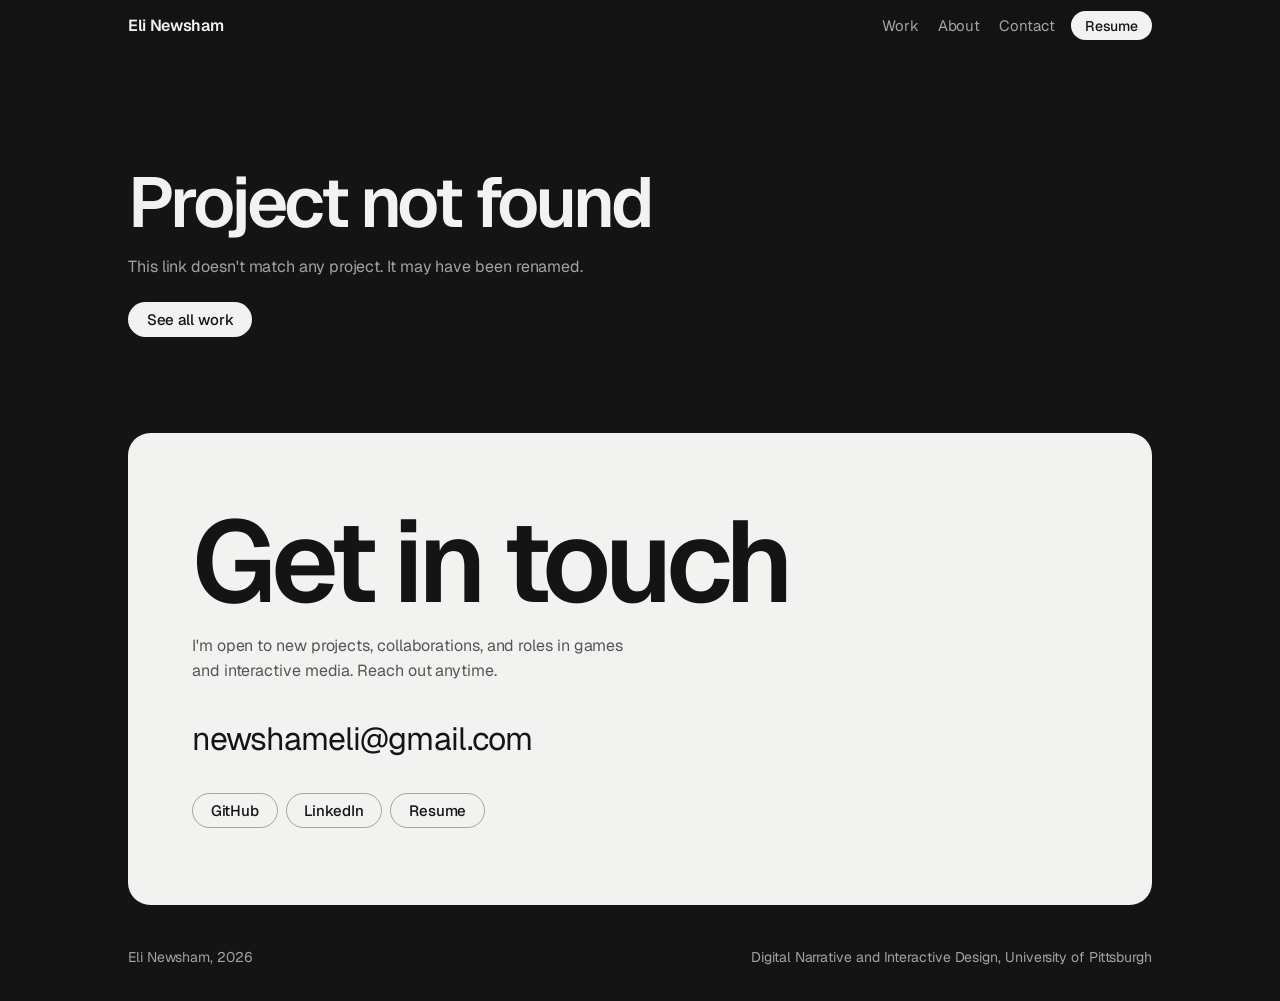
<file: project.html>
<!doctype html>
<html lang="en">
<head>
<meta charset="utf-8">
<meta name="viewport" content="width=device-width, initial-scale=1">
<title>Project | Eli Newsham</title>
<meta name="description" content="Project case study by Eli Newsham.">
<link rel="preconnect" href="https://fonts.googleapis.com">
<link rel="preconnect" href="https://fonts.gstatic.com" crossorigin>
<link rel="stylesheet" href="https://fonts.googleapis.com/css2?family=Geist:wght@300..700&display=swap">
<link rel="stylesheet" href="https://fonts.googleapis.com/css2?family=Material+Symbols+Rounded:opsz,wght,FILL,GRAD@20..24,300,0,0&display=block">
<link rel="stylesheet" href="styles.css">
</head>
<body>
<header class="top">
  <div class="wrap">
    <a class="brand" href="index.html">Eli Newsham</a>
    <nav aria-label="Primary"><a href="index.html#work">Work</a><a href="index.html#about">About</a><a href="#contact">Contact</a></nav>
    <a class="btn solid small" href="resume.pdf" target="_blank" rel="noopener noreferrer">Resume</a>
  </div>
</header>

<main id="project" class="wrap pj"></main>

<section id="contact" class="contact">
  <div class="wrap">
    <div class="contact-band">
      <h2>Get in touch</h2>
      <p>I'm open to new projects, collaborations, and roles in games and interactive media. Reach out anytime.</p>
      <a class="mail link" href="mailto:newshameli@gmail.com">newshameli@gmail.com</a>
      <div class="actions">
        <a class="btn line" href="https://github.com/enewsham" target="_blank" rel="noopener noreferrer">GitHub</a>
        <a class="btn line" href="#" target="_blank" rel="noopener noreferrer">LinkedIn</a><!-- add your LinkedIn link -->
        <a class="btn line" href="resume.pdf" target="_blank" rel="noopener noreferrer">Resume</a>
      </div>
    </div>
  </div>
</section>
<footer><div class="wrap"><span>Eli Newsham, 2026</span><span>Digital Narrative and Interactive Design, University of Pittsburgh</span></div></footer>

<dialog class="lightbox" aria-label="Image viewer">
  <img alt="">
  <div class="lb-bar">
    <p></p>
    <button class="icon-btn" type="button" data-step="-1" aria-label="Previous image"><span class="msr" aria-hidden="true">arrow_back</span></button>
    <button class="icon-btn" type="button" data-step="1" aria-label="Next image"><span class="msr" aria-hidden="true">arrow_forward</span></button>
    <button class="icon-btn" type="button" data-close aria-label="Close"><span class="msr" aria-hidden="true">close</span></button>
  </div>
</dialog>

<script src="projects.js"></script>
<script src="site.js"></script>
<script>
const mount = document.getElementById("project");
const p = byId(params.get("id"));
if (p && p.page) location.replace(projectUrl(p) + location.search.replace(/[?&]id=[^&]*/, "").replace(/^&/, "?"));

if (!p) {
  mount.innerHTML = `
    <div class="not-found">
      <h1>Project not found</h1>
      <p>This link doesn't match any project. It may have been renamed.</p>
      <a class="btn solid" href="index.html#work">See all work</a>
    </div>`;
  document.title = "Project not found | Eli Newsham";
} else {
  const i = PROJECTS.indexOf(p), n = PROJECTS.length;
  const prev = PROJECTS[(i - 1 + n) % n], next = PROJECTS[(i + 1) % n];
  const shots = (p.gallery || []).map(g => typeof g === "string" ? { src: g, caption: "" } : g);

  /* Slideshow strip, same as the Anemoia page. Empty galleries keep the placeholder grid. */
  const gallery = shots.length
    ? `<div class="strip-wrap" data-gallery="${p.title}"><div class="strip">${shots.map((g, k) =>
        `<button type="button" data-shot="${k}" aria-label="Enlarge: ${g.caption || `${p.title} image ${k + 1}`}"${g.bg ? ` style="background:${g.bg}"` : ""}><img loading="lazy" src="${ROOT}${g.src}" alt="${g.caption || ""}"></button>`).join("")}</div></div>`
    : `<div class="pj-gallery">${[0, 1, 2].map(() => `<figure>${cover(p, "", null, "Add a process image")}</figure>`).join("")}</div>`;

  /* Each section appears only if it has content */
  const sections = [
    ["overview", "Overview", p.overview && `<p class="text">${p.overview}</p>`],
    ["challenge", "The challenge", p.challenge && `<p class="text">${p.challenge}</p>`],
    ["role", "My role", (p.role || p.highlights?.length) && `${p.role ? `<p class="text">${p.role}</p>` : ""}${p.highlights?.length ? `<ul class="pj-list">${li(p.highlights)}</ul>` : ""}`],
    ["process", "Process", `${p.process ? `<p class="text">${p.process}</p>` : ""}${gallery}`],
    ["video", "Video", p.video
      ? `<div class="pj-video"><iframe src="${p.video}" title="${p.title} video" loading="lazy" allow="autoplay; encrypted-media; picture-in-picture; fullscreen" allowfullscreen></iframe></div>`
      : `<div class="pj-video empty-slot"><span class="msr" aria-hidden="true">play_circle</span>Add a gameplay or walkthrough video by setting <code>video</code> to a YouTube or Vimeo embed link.</div>`],
    ["outcome", "Outcome", p.outcome && `<p class="text">${p.outcome}</p>`],
    ["reflection", "Reflection", p.reflection && `<p class="pj-quote">${p.reflection}</p>`],
    ["credits", "Credits", `<dl class="pj-credits">${(p.team || []).map(([who, what]) => `<div><dt>${what}</dt><dd>${who}</dd></div>`).join("")}<div><dt>Tools</dt><dd>${p.tools.join(", ")}</dd></div></dl>`],
    ["links", "Links", p.links?.length && `<div class="pj-links">${p.links.map((l, k) =>
      `<a class="btn ${k ? "line" : "solid"}" href="${l.href}" target="_blank" rel="noopener noreferrer">${l.label}<span class="msr" aria-hidden="true">arrow_outward</span></a>`).join("")}</div>`]
  ].filter(s => s[2]);

  mount.innerHTML = `
    <a class="back" href="index.html#work"><span class="msr" aria-hidden="true">arrow_back</span>All work</a>
    <header class="pj-head">
      <h1>${p.title}</h1>
      <p class="summary">${p.summary}</p>
      <ul class="tags">${li(p.tags)}</ul>
      ${p.links?.length ? `<div class="pj-links" style="margin-top:2rem">${p.links.map((l, k) =>
        `<a class="btn ${k ? "line" : "solid"}" href="${l.href}" target="_blank" rel="noopener noreferrer">${l.label}<span class="msr" aria-hidden="true">arrow_outward</span></a>`).join("")}</div>` : ""}
    </header>
    <dl class="pj-meta">
      <div><dt>Role</dt><dd>${p.roleShort || "[Your role]"}</dd></div>
      <div><dt>Year</dt><dd>${p.year}</dd></div>
      <div><dt>Duration</dt><dd>${p.duration || "[Length]"}</dd></div>
      <div><dt>Type</dt><dd>${p.kind}</dd></div>
      <div><dt>Context</dt><dd>${p.context}</dd></div>
      <div><dt>Tools</dt><dd>${p.tools.join(", ")}</dd></div>
    </dl>
    ${cover(p, "pj-hero")}
    <div class="pj-layout">
      <nav class="toc" aria-label="On this page">
        <p>On this page</p>
        <ol>${sections.map(([id, label]) => `<li><a href="#${id}">${label}</a></li>`).join("")}</ol>
      </nav>
      <article>
        ${sections.map(([id, label, html]) => `<section class="pj-section" id="${id}"><h2>${label}</h2>${html}</section>`).join("")}
      </article>
    </div>
    <nav class="pj-nav" aria-label="More projects">
      <a class="next" href="${projectUrl(next)}"><small>Next project</small><strong>${next.title}<span class="msr" aria-hidden="true">arrow_forward</span></strong></a>
      <a class="prev link" href="${projectUrl(prev)}">Previous: ${prev.title}</a>
    </nav>`;

  document.title = `${p.title} | Eli Newsham`;
  document.querySelector('meta[name="description"]').setAttribute("content", p.summary);

  /* ===== "On this page" highlights the section you're reading ===== */
  const tocLinks = [...mount.querySelectorAll(".toc a")];
  const spy = new IntersectionObserver(entries => {
    entries.forEach(e => {
      if (!e.isIntersecting) return;
      tocLinks.forEach(a => a.setAttribute("aria-current", String(a.getAttribute("href") === "#" + e.target.id)));
    });
  }, { rootMargin: "-35% 0px -60% 0px" });
  mount.querySelectorAll(".pj-section").forEach(s => spy.observe(s));

  /* ===== Lightbox for process images ===== */
  const lb = document.querySelector(".lightbox"), lbImg = lb.querySelector("img"), lbCap = lb.querySelector("p");
  let at = 0;
  const show = k => {
    at = (k + shots.length) % shots.length;
    lbImg.src = ROOT + shots[at].src; lbImg.alt = shots[at].caption || "";
    const count = shots.length > 1 ? `${at + 1} of ${shots.length}` : "";
    lbCap.textContent = [shots[at].caption, count && (shots[at].caption ? `(${count})` : count)].filter(Boolean).join(" ");
  };
  lb.querySelectorAll("[data-step]").forEach(b => b.hidden = shots.length < 2);
  mount.addEventListener("click", e => { const b = e.target.closest("[data-shot]"); if (b) { show(+b.dataset.shot); lb.showModal(); } });
  lb.addEventListener("click", e => {
    if (e.target === lb || e.target.closest("[data-close]")) lb.close();
    const s = e.target.closest("[data-step]"); if (s) show(at + Number(s.dataset.step));
  });
  lb.addEventListener("keydown", e => { if (e.key === "ArrowRight") show(at + 1); if (e.key === "ArrowLeft") show(at - 1); });
  lb.addEventListener("close", () => lbImg.removeAttribute("src"));
  mount.querySelectorAll("[data-gallery]").forEach(initStrip);
}

initChrome();
</script>
</body>
</html>
</file>
<file: styles.css>
/* ---------- Tokens: dark mono (the only theme). Names follow Material's --md-sys-color-* ---------- */
:root {
  color-scheme: dark;
  --md-sys-color-surface: #141414;
  --md-sys-color-surface-container-low: #1A1A1A;
  --md-sys-color-surface-container: #202020;
  --md-sys-color-surface-container-high: #292929;
  --md-sys-color-surface-container-highest: #333333;
  --md-sys-color-on-surface: #F2F2F0;
  --md-sys-color-on-surface-variant: #A3A3A0;
  --md-sys-color-outline: #5C5C5A;
  --md-sys-color-outline-variant: #2C2C2B;
  --md-sys-color-primary: #F2F2F0;
  --md-sys-color-on-primary: #141414;
  --accent: #93A9FF;
}
:root { --font: "Geist", system-ui, sans-serif; --ease: cubic-bezier(.2, 0, 0, 1); --gutter: 1.25rem; --max: 85rem; }

/* ---------- Base ---------- */
*, *::before, *::after { box-sizing: border-box; }
/* Overall scale. Everything is sized in rem, so this one value scales the whole site.
   100% up to 720px wide, easing to 80% by 1200px (like viewing at 80% browser zoom on desktop).
   To make it bigger or smaller, change the 80% (and the 130% below it by the same amount). */
html { font-size: clamp(80%, calc(130% - 0.6667vw), 100%); }
/* Text sizes use max(…, 16px) or max(…, 14px) so body text never drops below 16px
   and small labels never below 14px, even when the layout is scaled down. */
html { scroll-padding-top: 5rem; -webkit-text-size-adjust: 100%; }
body {
  margin: 0; font-family: var(--font); font-size: max(1.0625rem, 16px); line-height: 1.6; letter-spacing: -.005em;
  background: var(--md-sys-color-surface); color: var(--md-sys-color-on-surface);
  -webkit-font-smoothing: antialiased; text-rendering: optimizeLegibility;
}
h1, h2, h3, p, ul, dl, dd, figure { margin: 0; }
a { color: inherit; text-decoration: none; }
[hidden] { display: none !important; }
:focus-visible { outline: 2px solid var(--accent); outline-offset: 0.1875rem; border-radius: 0.25rem; }
[tabindex="-1"]:focus { outline: none; }
::selection { background: var(--md-sys-color-primary); color: var(--md-sys-color-on-primary); }
.msr {
  font-family: "Material Symbols Rounded"; font-weight: 300; font-style: normal; font-size: 1.25rem; line-height: 1;
  width: 1em; height: 1em; overflow: hidden; display: inline-block; flex: none; white-space: nowrap;
  font-feature-settings: "liga"; user-select: none;
}
.wrap { max-width: var(--max); margin: 0 auto; padding: 0 var(--gutter); }
.muted { color: var(--md-sys-color-on-surface-variant); }

.btn {
  display: inline-flex; align-items: center; justify-content: center; gap: 0.5rem; height: 2.75rem; padding: 0 1.375rem;
  border-radius: 62.4375rem; border: 1px solid transparent; font: 500 max(0.9375rem, 15px)/1 var(--font); cursor: pointer; white-space: nowrap;
  transition: background-color 200ms var(--ease), color 200ms var(--ease), border-color 200ms var(--ease);
}
.btn.solid { background: var(--md-sys-color-primary); color: var(--md-sys-color-on-primary); }
.btn.solid:hover { background: color-mix(in srgb, var(--md-sys-color-primary) 82%, var(--md-sys-color-surface)); }
.btn.line { border-color: var(--md-sys-color-outline); color: var(--md-sys-color-on-surface); background: none; }
.btn.line:hover { border-color: var(--md-sys-color-on-surface); }
.btn.small { height: 2.25rem; padding: 0 1rem; font-size: max(0.875rem, 14px); }
.icon-btn {
  display: inline-grid; place-items: center; width: 2.25rem; height: 2.25rem; border-radius: 50%; border: 0; flex: none;
  background: none; color: var(--md-sys-color-on-surface); cursor: pointer; transition: background-color 150ms;
}
.icon-btn:hover { background: var(--md-sys-color-surface-container); }
.link { background: linear-gradient(currentColor, currentColor) 0 100% / 0 1px no-repeat; transition: background-size 300ms var(--ease); }
.link:hover { background-size: 100% 1px; }

/* Placeholder covers until real images are added */
.cover { position: relative; overflow: hidden; background: var(--md-sys-color-surface-container); display: grid; place-items: center; }
.cover > * { grid-area: 1 / 1; }
.cover svg { width: 62%; height: 62%; }
.cover path { fill: var(--md-sys-color-surface-container-highest); }
.cover .ph { align-self: end; justify-self: start; margin: 1rem; font-size: max(0.8125rem, 14px); color: var(--md-sys-color-on-surface-variant); }
.cover img { position: absolute; inset: 0; width: 100%; height: 100%; object-fit: cover; object-position: var(--pos, center); transition: transform 700ms var(--ease); }
.cover.contain img { object-fit: contain; padding: 4%; }
/* Text-only cover (coverText in projects.js). Type scales with the card's width. */
.text-cover { container-type: inline-size; color: var(--md-sys-color-on-surface); }
.text-cover .cover-text {
  align-self: end; justify-self: start; margin: 7cqw; white-space: pre-line;
  font-size: 10cqw; line-height: .92; font-weight: 600; letter-spacing: -.045em;
}

/* ---------- Header ---------- */
.top {
  position: sticky; top: 0; z-index: 20;
  background: color-mix(in srgb, var(--md-sys-color-surface) 82%, transparent);
  -webkit-backdrop-filter: saturate(1.4) blur(1rem); backdrop-filter: saturate(1.4) blur(1rem);
  border-bottom: 1px solid transparent; transition: border-color 200ms;
}
.top.scrolled { border-bottom-color: var(--md-sys-color-outline-variant); }
.top .wrap { display: flex; align-items: center; gap: 0.25rem; height: 4rem; }
.brand { font-weight: 600; font-size: max(1.0625rem, 16px); letter-spacing: -.02em; margin-right: auto; white-space: nowrap; }
.top nav { display: flex; gap: 1.5rem; margin-right: 1rem; font-size: max(0.9375rem, 15px); }
.top nav a { color: var(--md-sys-color-on-surface-variant); transition: color 150ms; }
.top nav a:hover { color: var(--md-sys-color-on-surface); }


/* ---------- Hero ---------- */
.hero { padding: 2.5rem 0 4.5rem; }
.hero-top { display: flex; justify-content: space-between; align-items: end; gap: 1.5rem; }
.hero-role { font-size: max(clamp(1.0625rem, 2vw, 1.3125rem), 16px); line-height: 1.4; max-width: 24ch; }
.portrait { width: clamp(6.875rem, 18vw, 13.75rem); aspect-ratio: 1; flex: none; }
.portrait svg { width: 100%; height: 100%; overflow: visible; }
.portrait .face { fill: var(--md-sys-color-surface-container-high); }
.portrait text { fill: var(--md-sys-color-on-surface-variant); font: 500 8px var(--font); letter-spacing: 0; }
.wordmark {
  margin: 1.25rem 0 0; font-size: max(clamp(4rem, 15.5vw, 14.25rem), 16px); line-height: .86; font-weight: 600; letter-spacing: -.055em;
  margin-left: -.04em; white-space: nowrap; width: fit-content;
}
.wordmark .w { display: inline-block; overflow: hidden; vertical-align: bottom; padding-bottom: .04em; }
.wordmark .w > span { display: inline-block; animation: rise 1100ms var(--ease) both; }
.wordmark .w + .w > span { animation-delay: 90ms; }
@keyframes rise { from { transform: translateY(105%); } }
.hero .actions { display: flex; flex-wrap: wrap; gap: 0.625rem; align-items: start; }

/* ---------- Work ---------- */
#work { padding: 3rem 0 6rem; }
.work-head { display: flex; flex-wrap: wrap; align-items: end; justify-content: space-between; gap: 1.25rem 2rem; margin-bottom: 2.25rem; }
.work-head h2, .about h2 { font-size: max(clamp(2.25rem, 5.4vw, 4.5rem), 16px); line-height: 1; font-weight: 500; letter-spacing: -.045em; }
.work-head h2 sup { font-size: .32em; font-weight: 400; letter-spacing: 0; vertical-align: top; margin-left: 0.375rem; color: var(--md-sys-color-on-surface-variant); }
.chips { display: flex; flex-wrap: wrap; gap: 0.5rem; }
.chip {
  height: 2.25rem; padding: 0 1rem; border-radius: 62.4375rem; border: 1px solid var(--md-sys-color-outline-variant);
  background: none; color: var(--md-sys-color-on-surface); font: 500 max(0.875rem, 14px) var(--font); cursor: pointer;
  transition: background-color 200ms var(--ease), color 200ms var(--ease), border-color 200ms var(--ease);
}
.chip:hover { border-color: var(--md-sys-color-outline); }
.chip[aria-pressed="true"] { background: var(--md-sys-color-primary); color: var(--md-sys-color-on-primary); border-color: transparent; }
.chip .n { margin-left: 0.25rem; opacity: .55; font-variant-numeric: tabular-nums; }

.grid { display: grid; gap: 3.5rem 1.5rem; grid-template-columns: 1fr; }
.tile { display: grid; gap: 1rem; align-content: start; }
/* Cards in the same row share row lines, so titles, summaries and tags line up across the row */
@supports (grid-template-rows: subgrid) {
  .tile { grid-row: span 4; grid-template-rows: subgrid; row-gap: 1rem; }
}
.tile-media { display: grid; }
.tile-media > * { grid-area: 1 / 1; }
.tile .cover { aspect-ratio: 16 / 10; border-radius: 1.25rem; }
.tile .cover svg { transition: transform 900ms var(--ease); }
.tile:hover .cover svg { transform: rotate(18deg) scale(1.04); }
.tile:hover .cover img { transform: scale(1.03); }
.tile .open {
  position: relative; z-index: 1;   /* keep the arrow circle above the cover image (fixes hover flicker) */
  align-self: end; justify-self: end; margin: 1rem; width: 3rem; height: 3rem; border-radius: 50%; display: grid; place-items: center;
  background: var(--md-sys-color-surface); color: var(--md-sys-color-on-surface);
  opacity: 0; transform: scale(.8); transition: opacity 250ms var(--ease), transform 250ms var(--ease);
}
.tile:hover .open, .tile:focus-visible .open { opacity: 1; transform: none; }
.tile-row { display: flex; justify-content: space-between; align-items: baseline; gap: 1rem; }
.tile h3 { font-size: max(clamp(1.375rem, 2.2vw, 1.75rem), 16px); line-height: 1.15; font-weight: 500; letter-spacing: -.03em; }
.tile .year { font-size: max(0.9375rem, 15px); color: var(--md-sys-color-on-surface-variant); font-variant-numeric: tabular-nums; white-space: nowrap; }
.tile p { color: var(--md-sys-color-on-surface-variant); max-width: 52ch; margin-top: -0.375rem; }
.tags { display: flex; flex-wrap: wrap; gap: 0.375rem; list-style: none; padding: 0; }
.tags li { font-size: max(0.8125rem, 14px); padding: 0.25rem 0.6875rem; border-radius: 62.4375rem; background: var(--md-sys-color-surface-container); color: var(--md-sys-color-on-surface-variant); }
.empty { padding: 4rem 1.5rem; border-radius: 1.25rem; text-align: center; background: var(--md-sys-color-surface-container-low); }
.empty p { margin-bottom: 1.125rem; color: var(--md-sys-color-on-surface-variant); }

/* ---------- About ---------- */
.about { padding: 6rem 0; border-top: 1px solid var(--md-sys-color-outline-variant); }
.about .wrap { display: grid; gap: 2rem; }
.about .lede { font-size: max(clamp(1.375rem, 2.6vw, 2rem), 16px); line-height: 1.3; letter-spacing: -.025em; max-width: 30ch; }
.about .body p { margin-top: 1.25rem; max-width: 58ch; color: var(--md-sys-color-on-surface-variant); }
.about .body .lede { margin-top: 0; color: var(--md-sys-color-on-surface); }
.about dl { display: grid; gap: 0; margin-top: 3rem; border-top: 1px solid var(--md-sys-color-outline-variant); }
.about dl > div { display: grid; gap: 0.25rem; padding: 1.125rem 0; border-bottom: 1px solid var(--md-sys-color-outline-variant); }
.about dt { font-weight: 500; }
.about dd { color: var(--md-sys-color-on-surface-variant); }

/* ---------- Contact ---------- */
.contact { padding: 0 0 1.5rem; }
.contact-band {
  padding: clamp(2.25rem, 7vw, 6rem) clamp(1.5rem, 6vw, 5rem); border-radius: 1.75rem;
  background: var(--md-sys-color-primary); color: var(--md-sys-color-on-primary);
}
.contact-band h2 { font-size: max(clamp(3rem, 10vw, 9rem), 16px); line-height: .9; font-weight: 600; letter-spacing: -.055em; }
.contact-band p { margin-top: 1.5rem; font-size: max(1.1875rem, 16px); max-width: 42ch; opacity: .7; }
.contact-band .mail { display: inline-block; margin-top: 2.25rem; font-size: max(clamp(1.375rem, 3.4vw, 2.5rem), 16px); letter-spacing: -.03em; word-break: break-word; }
.contact-band .actions { display: flex; flex-wrap: wrap; gap: 0.625rem; margin-top: 2.25rem; }
.contact-band .btn.line { border-color: color-mix(in srgb, var(--md-sys-color-on-primary) 35%, transparent); color: inherit; }
.contact-band .btn.line:hover { border-color: var(--md-sys-color-on-primary); }
footer .wrap { display: flex; flex-wrap: wrap; justify-content: space-between; gap: 0.75rem; padding-top: 1.75rem; padding-bottom: 2.5rem; font-size: max(0.875rem, 14px); color: var(--md-sys-color-on-surface-variant); }

/* ---------- Breakpoints ---------- */
@media (min-width: 720px) {
  :root { --gutter: 2.5rem; }
  .grid { grid-template-columns: repeat(2, 1fr); }
}
@media (min-width: 1100px) {
  .grid { grid-template-columns: repeat(3, 1fr); }
}
@media (min-width: 1000px) {
  .about .wrap { grid-template-columns: 5fr 7fr; gap: 3rem; }
}
@media (min-width: 720px) {
  .about dl > div { grid-template-columns: 8.75rem 1fr; gap: 1.5rem; }
}
@media (max-width: 719px) {
  .top nav { gap: 1rem; margin-right: 0.375rem; font-size: max(0.875rem, 14px); }
}
@media (max-width: 599px) {
  .wordmark .w { display: block; width: fit-content; }
}
@media (max-width: 400px) {
  .brand { font-size: max(0.9375rem, 15px); margin-right: 0.75rem; }
  .top nav { gap: 0.625rem; margin-left: auto; font-size: max(0.8125rem, 14px); }
  .top .btn.small { height: 2rem; padding: 0 0.75rem; font-size: max(0.8125rem, 14px); }
}
@media (prefers-reduced-motion: reduce) {
  *, *::before { animation: none !important; transition: none !important; }
}

/* ======================================================================
   Project detail page (project.html)
   ====================================================================== */
.back { display: inline-flex; align-items: center; gap: 0.375rem; padding: 0.375rem 0; font-size: max(0.9375rem, 15px); color: var(--md-sys-color-on-surface-variant); }
.back:hover { color: var(--md-sys-color-on-surface); }
.pj { padding-top: 1.5rem; }
.pj-head { padding: 2.25rem 0 2.5rem; }
.pj-head h1 { font-size: max(clamp(3.25rem, 10vw, 9.25rem), 16px); line-height: .9; font-weight: 600; letter-spacing: -.055em; }
.pj-head .summary { margin-top: 1.75rem; font-size: max(clamp(1.25rem, 2.4vw, 1.75rem), 16px); line-height: 1.35; letter-spacing: -.02em; max-width: 34ch; }
.pj-head .tags { margin-top: 1.5rem; }
.pj-meta { display: grid; grid-template-columns: repeat(2, 1fr); column-gap: 1.5rem; border-top: 1px solid var(--md-sys-color-outline-variant); }
.pj-meta > div { padding: 1.125rem 0; border-bottom: 1px solid var(--md-sys-color-outline-variant); min-width: 0; }
.pj-meta dt { font-size: max(0.875rem, 14px); color: var(--md-sys-color-on-surface-variant); }
.pj-meta dd { margin-top: 0.25rem; font-weight: 500; }
.pj-hero { margin-top: 2.5rem; aspect-ratio: 16 / 9; border-radius: 1.5rem; }

.pj-layout { display: grid; gap: 0; padding-top: 1.5rem; }
.toc { display: none; }
.pj-section { padding: 3.5rem 0; border-bottom: 1px solid var(--md-sys-color-outline-variant); scroll-margin-top: 4.5rem; }
.pj-section:last-child { border-bottom: 0; }
.pj-section > h2 { font-size: max(clamp(1.75rem, 3.2vw, 2.5rem), 16px); line-height: 1.1; font-weight: 500; letter-spacing: -.035em; margin-bottom: 1.25rem; }
.pj-section .text { font-size: max(clamp(1.125rem, 1.7vw, 1.3125rem), 16px); line-height: 1.6; letter-spacing: -.01em; max-width: 62ch; }
.pj-section .text + .text { margin-top: 1rem; }
.pj-list { list-style: none; padding: 0; margin-top: 1.75rem; max-width: 62ch; counter-reset: h; }
.pj-list li { display: grid; grid-template-columns: 2.25rem 1fr; padding: 1rem 0; border-top: 1px solid var(--md-sys-color-outline-variant); font-size: max(1.125rem, 16px); }
.pj-list li:last-child { border-bottom: 1px solid var(--md-sys-color-outline-variant); }
.pj-list li::before { content: ""; width: 0.5rem; height: 0.5rem; margin-top: .55em; border-radius: 50%; background: var(--md-sys-color-on-surface); }

.pj-gallery { display: grid; gap: 1rem; grid-template-columns: 1fr; margin-top: 2rem; }
.pj-gallery figure { display: grid; gap: 0.625rem; }
.pj-gallery .cover { aspect-ratio: 4 / 3; border-radius: 1.125rem; }
.pj-gallery figure:first-child .cover { aspect-ratio: 16 / 9; }
.pj-gallery figcaption { font-size: max(0.875rem, 14px); color: var(--md-sys-color-on-surface-variant); }
.pj-gallery button { all: unset; display: block; cursor: zoom-in; border-radius: 1.125rem; }
.pj-gallery button:focus-visible { outline: 2px solid var(--accent); outline-offset: 0.1875rem; }
.pj-video { aspect-ratio: 16 / 9; border-radius: 1.25rem; overflow: hidden; background: var(--md-sys-color-surface-container); margin-top: 0.5rem; }
.pj-video iframe { width: 100%; height: 100%; border: 0; display: block; }
.pj-video.empty-slot { display: grid; place-content: center; justify-items: center; gap: 0.5rem; padding: 1.5rem; text-align: center; color: var(--md-sys-color-on-surface-variant); font-size: max(0.9375rem, 15px); }
.pj-video.empty-slot .msr { font-size: 2rem; }

.pj-quote { font-size: max(clamp(1.625rem, 3.4vw, 2.75rem), 16px); line-height: 1.2; font-weight: 500; letter-spacing: -.035em; max-width: 26ch; }
.pj-credits { display: grid; border-top: 1px solid var(--md-sys-color-outline-variant); max-width: 62ch; }
.pj-credits > div { display: grid; grid-template-columns: 1fr 1.4fr; gap: 1rem; padding: 0.875rem 0; border-bottom: 1px solid var(--md-sys-color-outline-variant); }
.pj-credits dt { color: var(--md-sys-color-on-surface-variant); }
.pj-links { display: flex; flex-wrap: wrap; gap: 0.625rem; }

.pj-nav { display: grid; gap: 0.75rem; margin: 5rem 0 4rem; padding-top: 2.5rem; border-top: 1px solid var(--md-sys-color-outline-variant); }
.pj-nav .prev { font-size: max(0.9375rem, 15px); color: var(--md-sys-color-on-surface-variant); justify-self: start; }
.pj-nav .prev:hover { color: var(--md-sys-color-on-surface); }
.pj-nav .next small { display: block; font-size: max(0.9375rem, 15px); color: var(--md-sys-color-on-surface-variant); }
.pj-nav .next strong { display: inline-flex; align-items: center; gap: .2em; margin-top: 0.625rem; font-size: max(clamp(2.5rem, 7vw, 6.5rem), 16px); line-height: .95; font-weight: 600; letter-spacing: -.05em; }
.pj-nav .next .msr { font-size: .7em; transition: transform 400ms var(--ease); }
.pj-nav .next:hover .msr { transform: translateX(.15em); }

.not-found { padding: 7.5rem 0; }
.not-found h1 { font-size: max(clamp(2.5rem, 7vw, 5.5rem), 16px); line-height: 1; font-weight: 600; letter-spacing: -.05em; }
.not-found p { margin: 1.25rem 0 1.75rem; color: var(--md-sys-color-on-surface-variant); }

.lightbox {
  border: 0; padding: 0; margin: auto; width: min(75rem, calc(100% - 2rem)); max-height: calc(100dvh - 2rem);
  background: none; color: #fff; overflow: visible;
}
.lightbox::backdrop { background: rgb(0 0 0 / .86); }
.lightbox[open] { animation: fade 240ms var(--ease); }
@keyframes fade { from { opacity: 0; } }
.lightbox img { display: block; width: 100%; max-height: calc(100dvh - 7.5rem); object-fit: contain; border-radius: 0.75rem; }
.lb-bar { display: flex; align-items: center; gap: 0.5rem; margin-top: 0.75rem; }
.lb-bar p { flex: 1; font-size: max(0.9375rem, 15px); opacity: .8; }
.lightbox .icon-btn { color: #fff; }
.lightbox .icon-btn:hover { background: rgb(255 255 255 / .12); }

@media (min-width: 720px) {
  .pj-meta { grid-template-columns: repeat(3, 1fr); }
  .pj-gallery { grid-template-columns: repeat(2, 1fr); }
  .pj-gallery figure:first-child { grid-column: 1 / -1; }
  .pj-nav { grid-template-columns: 1fr auto; align-items: end; }
  .pj-nav .prev { order: 2; justify-self: end; }
}
@media (min-width: 1100px) {
  .pj-meta { grid-template-columns: repeat(6, 1fr); }
  .pj-layout { grid-template-columns: 13.75rem 1fr; gap: 4rem; }
  .toc { display: block; position: sticky; top: 6rem; align-self: start; padding-top: 3.5rem; }
  .toc p { font-size: max(0.875rem, 14px); color: var(--md-sys-color-on-surface-variant); margin-bottom: 0.75rem; }
  .toc ol { list-style: none; padding: 0; margin: 0; display: grid; gap: 2px; border-left: 1px solid var(--md-sys-color-outline-variant); }
  .toc a { display: block; padding: 0.375rem 0 0.375rem 1rem; margin-left: -1px; border-left: 1px solid transparent; font-size: max(0.9375rem, 15px); color: var(--md-sys-color-on-surface-variant); transition: color 150ms, border-color 150ms; }
  .toc a:hover { color: var(--md-sys-color-on-surface); }
  .toc a[aria-current="true"] { color: var(--md-sys-color-on-surface); border-left-color: var(--md-sys-color-on-surface); }
}

/* ======================================================================
   Long-form case study extras (anemoia-design/)
   ====================================================================== */
.kicker { font-size: max(0.9375rem, 15px); color: var(--md-sys-color-on-surface-variant); }
.definition { margin-top: 1.75rem; max-width: 46ch; font-size: max(clamp(1.1875rem, 2vw, 1.5rem), 16px); line-height: 1.45; letter-spacing: -.015em; }
.definition .word { font-style: italic; font-weight: 500; }
.definition .pos { color: var(--md-sys-color-on-surface-variant); font-style: italic; margin: 0 .3em; }
.definition a { text-decoration: underline; text-decoration-color: var(--md-sys-color-outline); text-underline-offset: 0.1875rem; }
.big-question { font-size: max(clamp(1.875rem, 4.2vw, 3.5rem), 16px); line-height: 1.1; font-weight: 500; letter-spacing: -.04em; max-width: 22ch; margin-bottom: 2.25rem; }
.pj-section p.text + figure, .pj-section .text + .figure { margin-top: 2.25rem; }
.figure { display: grid; gap: 0.625rem; margin-top: 2.25rem; }
.figure img { width: 100%; height: auto; display: block; border-radius: 1.25rem; background: var(--md-sys-color-surface-container); }
.figure figcaption { font-size: max(0.875rem, 14px); color: var(--md-sys-color-on-surface-variant); }
.figure.narrow { max-width: 32.5rem; }

.phases { list-style: none; padding: 0; margin: 0; }
.phase { display: grid; gap: 0.5rem; padding: 2.25rem 0; border-top: 1px solid var(--md-sys-color-outline-variant); }
.phase:first-child { border-top: 0; padding-top: 0.25rem; }
.phase .step { font-size: max(0.875rem, 14px); color: var(--md-sys-color-on-surface-variant); font-variant-numeric: tabular-nums; }
.phase h3 { font-size: max(clamp(1.375rem, 2.2vw, 1.75rem), 16px); font-weight: 500; letter-spacing: -.03em; line-height: 1.15; }
.phase .text { margin-top: 0.375rem; }

.strip-wrap { margin-top: 1.5rem; min-width: 0; }
.strip { display: flex; gap: 0.75rem; overflow-x: auto; scroll-snap-type: x mandatory; scroll-behavior: smooth; scrollbar-width: none; padding-bottom: 2px; }
.strip::-webkit-scrollbar { display: none; }
.strip button { all: unset; flex: none; scroll-snap-align: start; cursor: zoom-in; border-radius: 1rem; overflow: hidden; background: var(--md-sys-color-surface-container); }
.strip button:focus-visible { outline: 2px solid var(--accent); outline-offset: 0.1875rem; }
.strip img { display: block; height: clamp(11.25rem, 24vw, 18.75rem); width: auto; max-width: 80vw; object-fit: cover; transition: transform 600ms var(--ease); }
.strip button:hover img { transform: scale(1.03); }
.strip-controls { display: flex; align-items: center; gap: 0.375rem; margin-top: 0.75rem; }
.strip-controls .count { margin-right: auto; font-size: max(0.875rem, 14px); color: var(--md-sys-color-on-surface-variant); }
.strip-controls .icon-btn { border: 1px solid var(--md-sys-color-outline-variant); width: 2.5rem; height: 2.5rem; }
.strip-controls .icon-btn:disabled { opacity: .35; cursor: default; }

.decision { padding: 0.5rem 0 0; }
.decision + .decision { margin-top: 3.5rem; padding-top: 3rem; border-top: 1px solid var(--md-sys-color-outline-variant); }
.decision h3 { font-size: max(clamp(1.5rem, 2.6vw, 2rem), 16px); font-weight: 500; letter-spacing: -.03em; line-height: 1.15; }
.decision h3 small { display: block; font-size: max(0.875rem, 14px); font-weight: 400; letter-spacing: 0; color: var(--md-sys-color-on-surface-variant); margin-bottom: 0.5rem; }
.decision h4 { margin: 2rem 0 0.625rem; font-size: max(1rem, 16px); font-weight: 500; }
.pitch { margin: 1.25rem 0 0; padding: 1.5rem 1.75rem; border-radius: 1.25rem; background: var(--md-sys-color-surface-container-low); max-width: 64ch; }
.pitch p { font-size: max(1.0625rem, 16px); line-height: 1.6; }
.pitch cite { display: block; margin-bottom: 0.625rem; font-style: normal; font-size: max(0.875rem, 14px); color: var(--md-sys-color-on-surface-variant); }
.scenes { display: grid; gap: 1rem; margin-top: 1.75rem; }
.scene { padding: 1.5rem; border-radius: 1.25rem; border: 1px solid var(--md-sys-color-outline-variant); }
.scene h4 { margin: 0 0 0.5rem; font-size: max(1.125rem, 16px); }
.scene p { color: var(--md-sys-color-on-surface-variant); }
.scene p + p { margin-top: 0.625rem; }

.values { display: flex; flex-wrap: wrap; gap: 0.5rem; list-style: none; padding: 0; margin: 1.75rem 0 0; }
.values li { padding: 0.5rem 1rem; border-radius: 62.4375rem; border: 1px solid var(--md-sys-color-outline-variant); font-size: max(0.9375rem, 15px); }
.values li.on { background: var(--md-sys-color-primary); color: var(--md-sys-color-on-primary); border-color: transparent; }

.cited { list-style: none; padding: 0; margin: 0; max-width: 72ch; }
.cited li { padding: 0.875rem 0 0.875rem 2em; text-indent: -2em; border-top: 1px solid var(--md-sys-color-outline-variant); font-size: max(1rem, 16px); line-height: 1.55; overflow-wrap: anywhere; }
.cited li:last-child { border-bottom: 1px solid var(--md-sys-color-outline-variant); }
.cited a { text-decoration: underline; text-decoration-color: var(--md-sys-color-outline); text-underline-offset: 0.1875rem; }

@media (min-width: 720px) {
  .phase { grid-template-columns: 7.5rem 1fr; column-gap: 1.5rem; }
  .phase .step { padding-top: 0.375rem; }
  .phase > :not(.step) { grid-column: 2; }
  .scenes { grid-template-columns: 1fr 1fr; }
}
.pj-layout > article, .phase > *, .decision { min-width: 0; }
</file>
